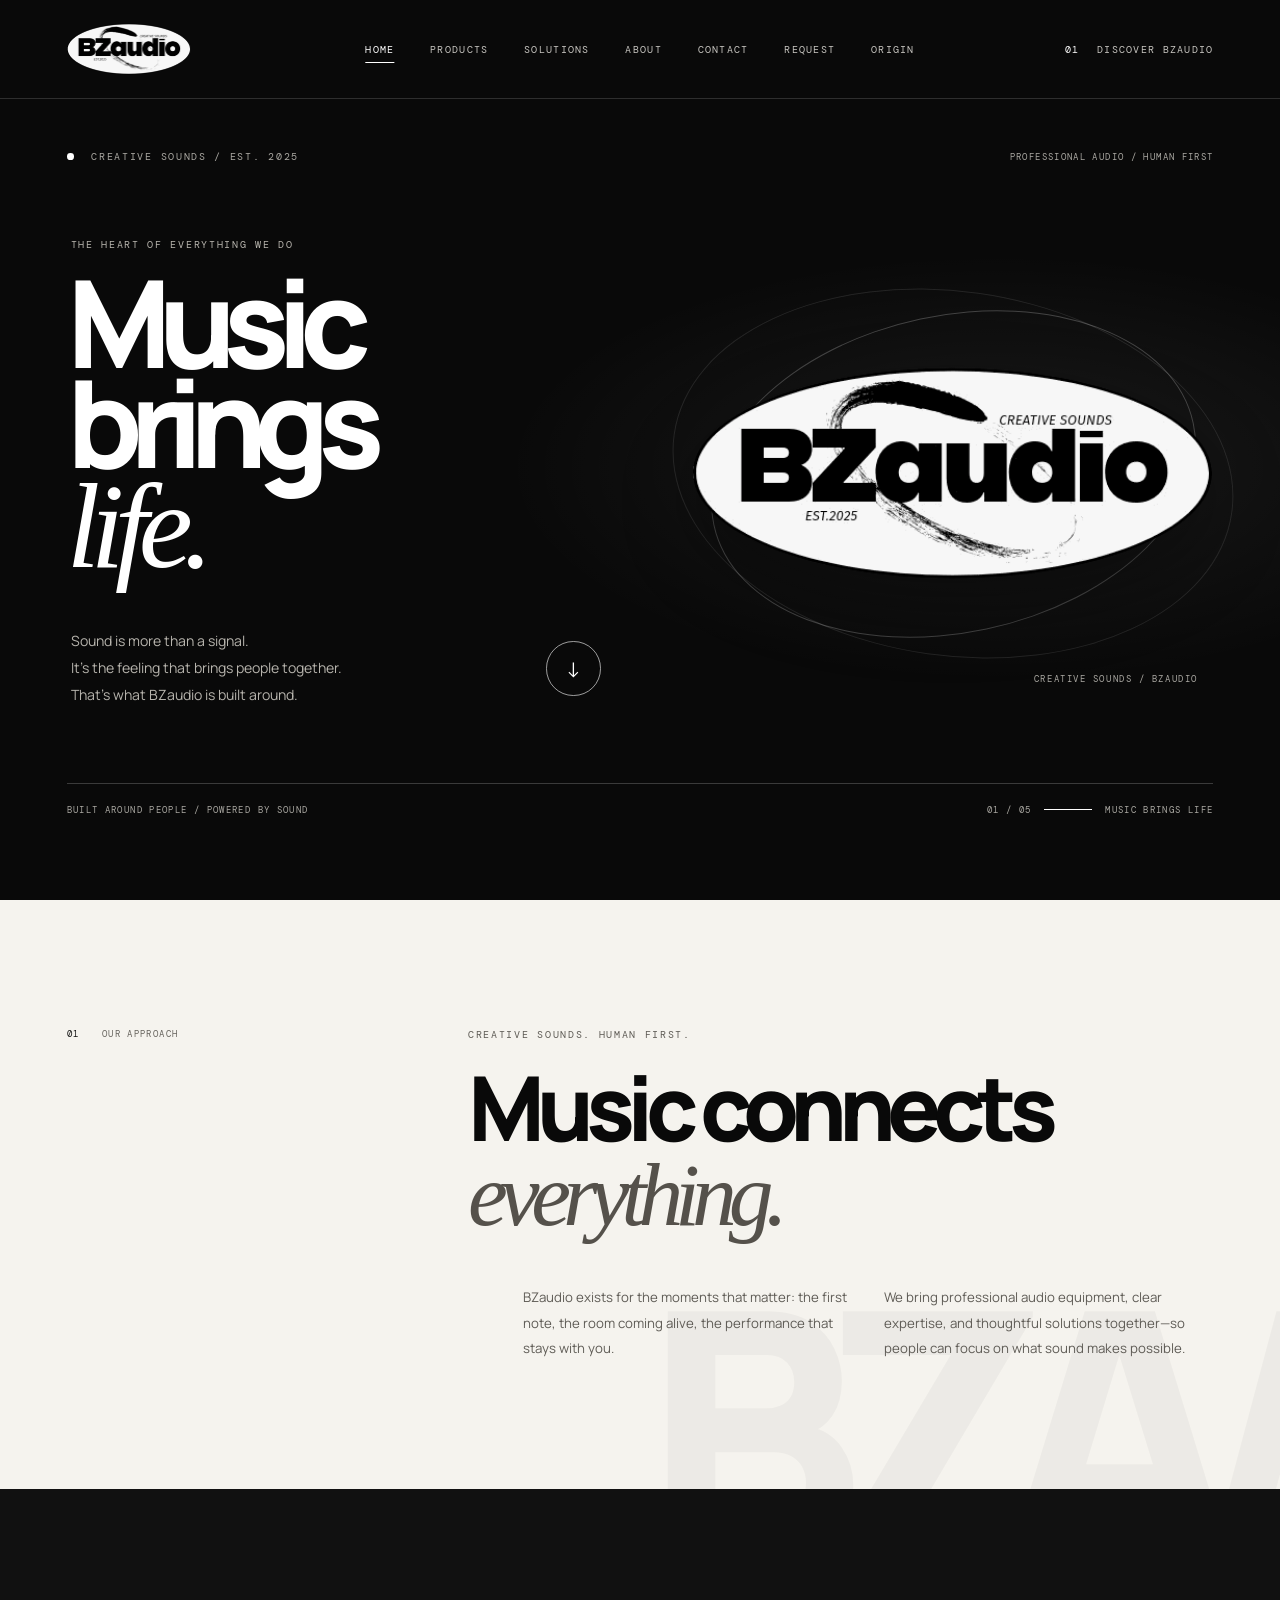
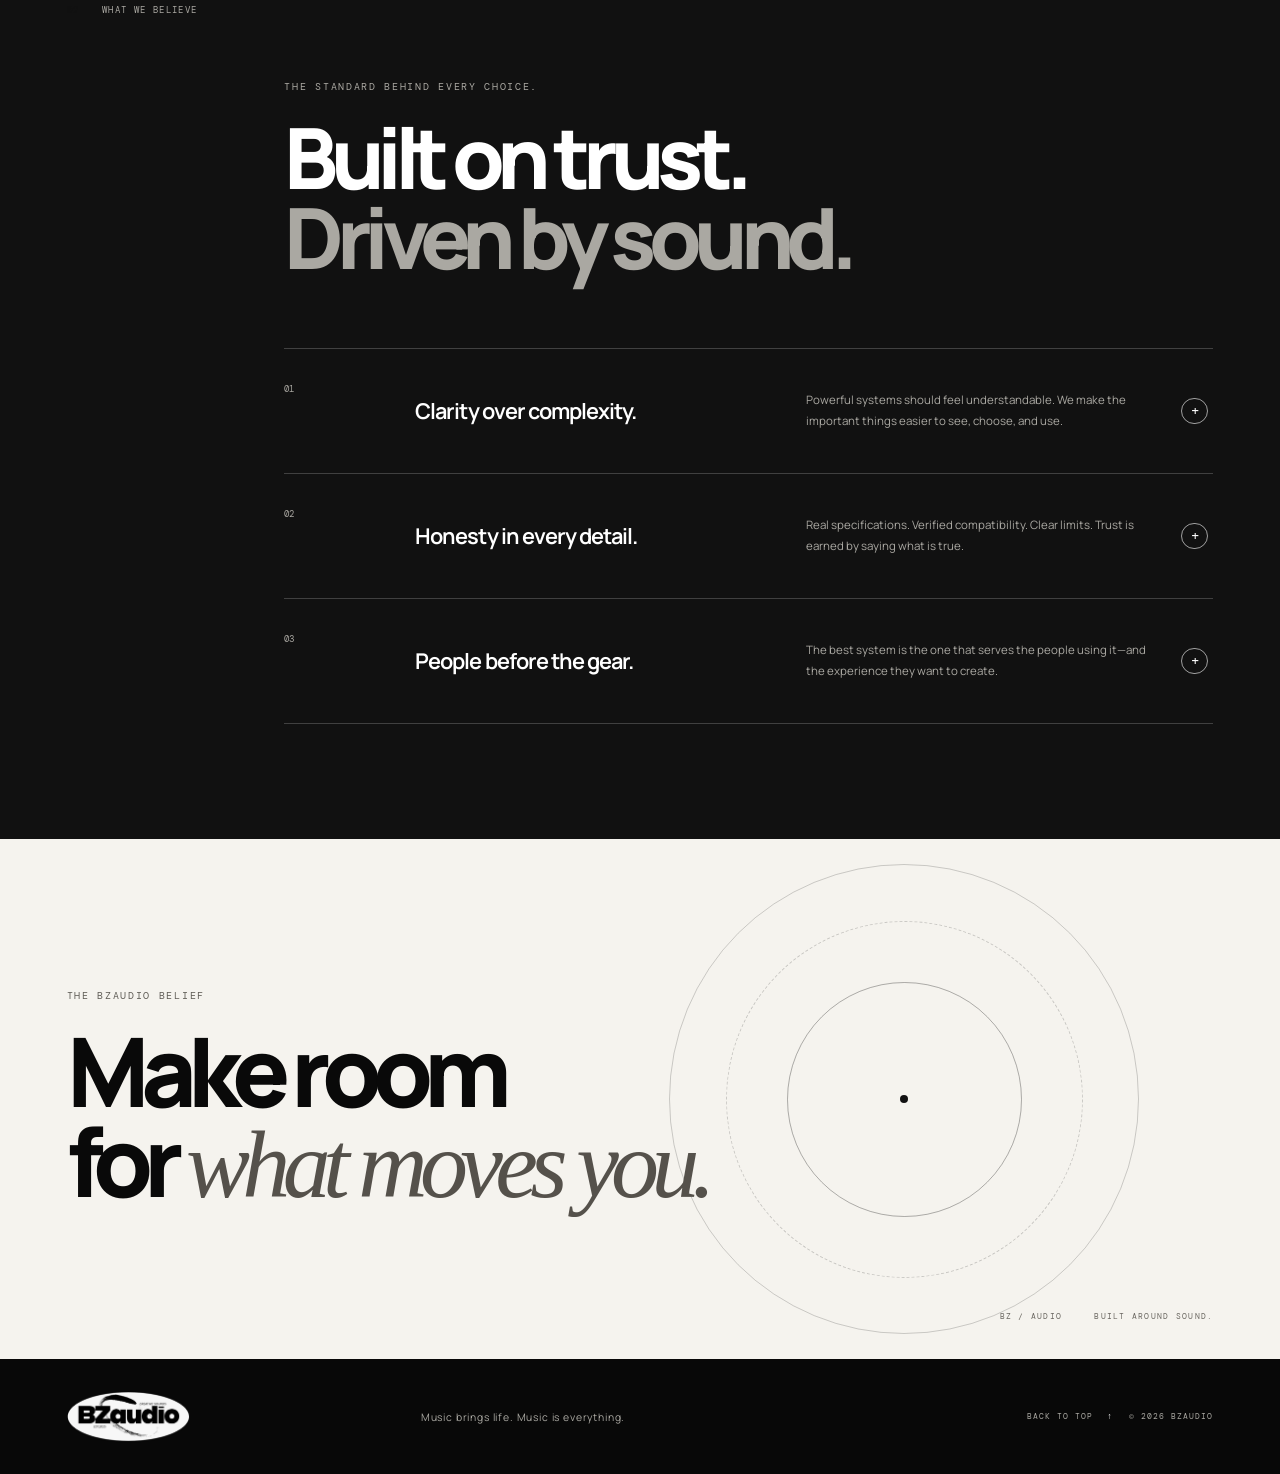
<file: index.html>
<!doctype html>
<html lang="en">
<head>
  <meta charset="utf-8">
  <meta name="viewport" content="width=device-width, initial-scale=1">
  <meta name="theme-color" content="#151614">
  <meta name="description" content="BZaudio brings professional audio equipment, expertise, and thoughtful solutions together. Music brings life. Music is everything.">
  <meta property="og:type" content="website">
  <meta property="og:title" content="BZaudio — Music brings life">
  <meta property="og:description" content="Professional audio, considered. Discover the BZaudio approach to sound, systems, and people.">
  <title>BZaudio — Music brings life</title>
  <link rel="preconnect" href="https://fonts.googleapis.com">
  <link rel="preconnect" href="https://fonts.gstatic.com" crossorigin>
  <link href="https://fonts.googleapis.com/css2?family=DM+Mono:wght@400;500&family=Manrope:wght@400;500;600;700;800&display=swap" rel="stylesheet">
  <link rel="stylesheet" href="styles.css">
  <script src="script.js" defer></script>
</head>
<body>
  <a class="skip-link" href="#main">Skip to content</a>
  <header class="site-header" id="home">
    <a class="wordmark" href="index.html" aria-label="BZaudio home"><img src="assets/bzaudio-logo.png" alt="BZaudio"></a>
    <button class="menu-toggle" type="button" aria-expanded="false" aria-controls="primary-navigation">
      <span class="menu-toggle-label">Menu</span>
      <span class="menu-toggle-icon" aria-hidden="true"><i></i><i></i></span>
    </button>
    <nav class="primary-navigation" id="primary-navigation" aria-label="Main navigation">
      <a href="index.html" aria-current="page">Home</a>
      <a href="products.html">Products</a>
      <a href="solutions.html">Solutions</a>
      <a href="about.html">About</a>
      <a href="contact.html">Contact</a><a href="request.html">Request</a>
      <a href="origin.html">ORIGIN</a>
    </nav>
    <a class="header-index" href="#approach"><span>01</span> Discover BZaudio</a>
  </header>

  <main id="main">
    <section class="hero hero-brand section-shell" aria-labelledby="hero-title">
      <div class="hero-meta" data-reveal><span class="eyebrow"><span class="status-dot"></span> CREATIVE SOUNDS / EST. 2025</span><span class="hero-edition">PROFESSIONAL AUDIO / HUMAN FIRST</span></div>
      <div class="hero-grid">
        <div class="hero-copy" data-reveal><p class="hero-kicker">THE HEART OF EVERYTHING WE DO</p><h1 id="hero-title">Music<br>brings<br><em>life.</em></h1><div class="hero-bottomline"><p>Sound is more than a signal.<br>It's the feeling that brings people together.<br>That's what BZaudio is built around.</p><a class="round-link" href="#approach" aria-label="Discover the BZaudio approach"><span aria-hidden="true">↓</span></a></div></div>
        <div class="hero-logo-stage" data-reveal><img src="assets/bzaudio-logo.png" alt="Official BZaudio Creative Sounds logo, established 2025"><span class="hero-logo-caption">CREATIVE SOUNDS / BZAUDIO</span></div>
      </div>
      <div class="hero-foot" data-reveal><span>BUILT AROUND PEOPLE / POWERED BY SOUND</span><span class="hero-foot-right">01 / 05 <i></i> MUSIC BRINGS LIFE</span></div>
    </section>

    <section class="intro section-shell" id="approach" aria-labelledby="approach-title">
      <div class="section-label" data-reveal><span>01</span><span>OUR APPROACH</span></div>
      <div class="intro-content" data-reveal>
        <p class="eyebrow">CREATIVE SOUNDS. HUMAN FIRST.</p>
        <h2 id="approach-title">Music connects<br><em>everything.</em></h2>
        <div class="intro-detail">
          <p>BZaudio exists for the moments that matter: the first note, the room coming alive, the performance that stays with you.</p>
          <p>We bring professional audio equipment, clear expertise, and thoughtful solutions together—so people can focus on what sound makes possible.</p>
        </div>
      </div>
      <div class="intro-mark" aria-hidden="true">BZA<span>/</span></div>
    </section>

    <section class="principles section-shell" id="standards" aria-labelledby="standards-title">
      <div class="section-label" data-reveal><span>02</span><span>WHAT WE BELIEVE</span></div>
      <div class="principles-heading" data-reveal>
        <p class="eyebrow">The standard behind every choice.</p>
        <h2 id="standards-title">Built on trust.<br><span>Driven by sound.</span></h2>
      </div>
      <div class="principle-list">
        <article class="principle-row" data-reveal>
          <span class="principle-number">01</span><h3>Clarity over complexity.</h3>
          <p>Powerful systems should feel understandable. We make the important things easier to see, choose, and use.</p>
          <span class="principle-mark" aria-hidden="true">+</span>
        </article>
        <article class="principle-row" data-reveal>
          <span class="principle-number">02</span><h3>Honesty in every detail.</h3>
          <p>Real specifications. Verified compatibility. Clear limits. Trust is earned by saying what is true.</p>
          <span class="principle-arrow" aria-hidden="true">+</span>
        </article>
        <article class="principle-row" data-reveal>
          <span class="principle-number">03</span><h3>People before the gear.</h3>
          <p>The best system is the one that serves the people using it—and the experience they want to create.</p>
          <span class="principle-arrow" aria-hidden="true">+</span>
        </article>
      </div>
    </section>

    <section class="closing section-shell" aria-labelledby="closing-title">
      <div class="closing-orbit" aria-hidden="true"><span></span><span></span><span></span></div>
      <div class="closing-copy" data-reveal>
        <p class="eyebrow">THE BZAUDIO BELIEF</p>
        <h2 id="closing-title">Make room<br>for <em>what moves you.</em></h2>
      </div>
      <div class="closing-index" data-reveal><span>BZ / AUDIO</span><span>BUILT AROUND SOUND.</span></div>
    </section>
  </main>

  <footer class="site-footer">
    <a class="footer-wordmark" href="index.html" aria-label="BZaudio home"><img src="assets/bzaudio-logo.png" alt="BZaudio"></a>
    <p>Music brings life. Music is everything.</p>
    <a class="back-to-top" href="#home">BACK TO TOP <span aria-hidden="true">↑</span></a>
    <span class="footer-copyright">© <span id="year">2026</span> BZAUDIO</span>
  </footer>
</body>
</html>
</file>
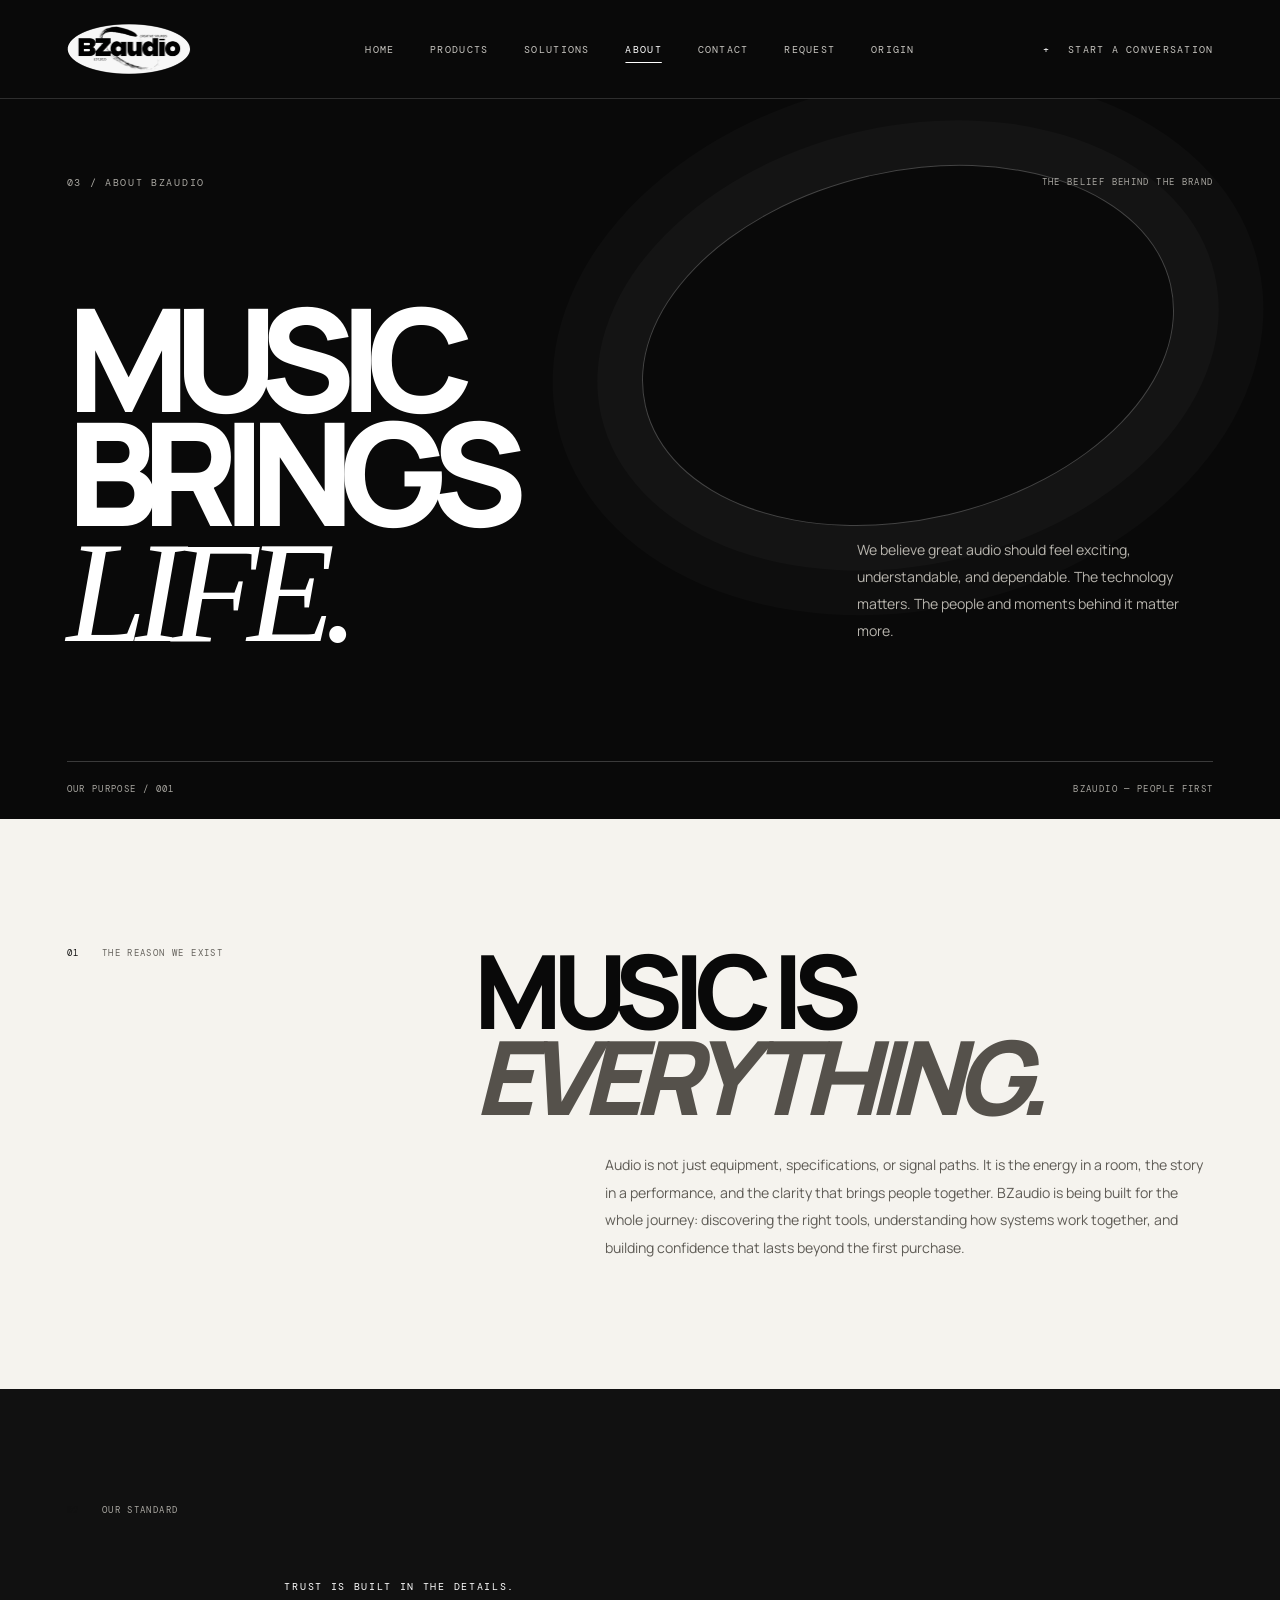
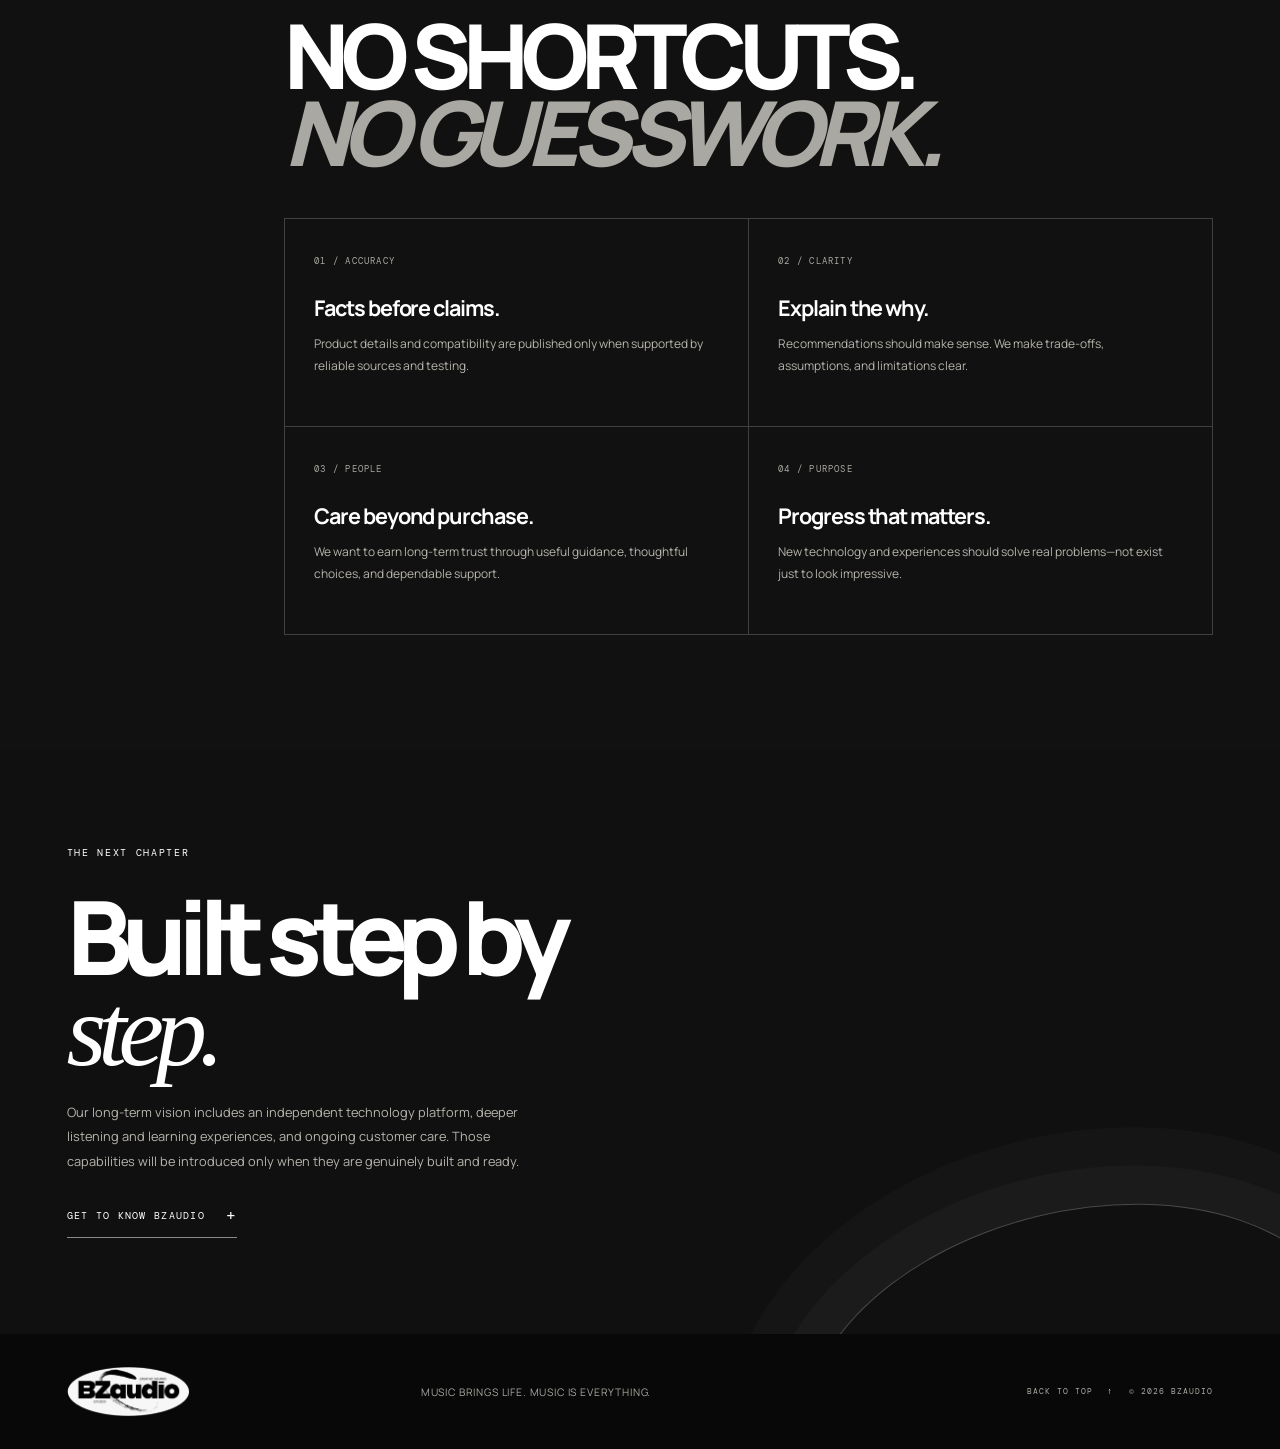
<file: about.html>
<!doctype html>
<html lang="en">
<head>
  <meta charset="utf-8">
  <meta name="viewport" content="width=device-width, initial-scale=1">
  <meta name="theme-color" content="#090909">
  <meta name="description" content="Learn about the BZaudio belief, company purpose, and the standards guiding a people-first professional audio company.">
  <meta property="og:title" content="About — BZaudio">
  <meta property="og:description" content="Music brings life. Music is everything.">
  <title>About — BZaudio</title>
  <link rel="preconnect" href="https://fonts.googleapis.com">
  <link rel="preconnect" href="https://fonts.gstatic.com" crossorigin>
  <link href="https://fonts.googleapis.com/css2?family=DM+Mono:wght@400;500&family=Manrope:wght@400;500;600;700;800&display=swap" rel="stylesheet">
  <link rel="stylesheet" href="styles.css">
  <script src="script.js" defer></script>
</head>
<body>
  <a class="skip-link" href="#main">Skip to content</a>
  <header class="site-header">
    <a class="wordmark" href="index.html" aria-label="BZaudio home"><img src="assets/bzaudio-logo.png" alt="BZaudio"></a>
    <button class="menu-toggle" type="button" aria-expanded="false" aria-controls="primary-navigation"><span class="menu-toggle-label">Menu</span><span class="menu-toggle-icon" aria-hidden="true"><i></i><i></i></span></button>
    <nav class="primary-navigation" id="primary-navigation" aria-label="Main navigation">
      <a href="index.html">Home</a><a href="products.html">Products</a><a href="solutions.html">Solutions</a><a href="about.html" aria-current="page">About</a><a href="contact.html">Contact</a><a href="request.html">Request</a>
      <a href="origin.html">ORIGIN</a>
    </nav>
    <a class="header-index" href="contact.html"><span>+</span> Start a conversation</a>
  </header>
  <main id="main">
    <section class="subpage-hero section-shell">
      <div class="subpage-meta" data-reveal><span class="eyebrow">03 / ABOUT BZAUDIO</span><span>THE BELIEF BEHIND THE BRAND</span></div>
      <div class="subpage-heading" data-reveal>
        <h1>MUSIC<br>BRINGS<br><em>LIFE.</em></h1>
        <p>We believe great audio should feel exciting, understandable, and dependable. The technology matters. The people and moments behind it matter more.</p>
      </div>
      <div class="subpage-foot"><span>OUR PURPOSE / 001</span><span>BZAUDIO — PEOPLE FIRST</span></div>
    </section>
    <section class="about-belief section-shell">
      <div class="section-label" data-reveal><span>01</span><span>THE REASON WE EXIST</span></div>
      <div class="about-belief-copy" data-reveal>
        <h2>MUSIC IS<br><em>EVERYTHING.</em></h2>
        <p>Audio is not just equipment, specifications, or signal paths. It is the energy in a room, the story in a performance, and the clarity that brings people together. BZaudio is being built for the whole journey: discovering the right tools, understanding how systems work together, and building confidence that lasts beyond the first purchase.</p>
      </div>
    </section>
    <section class="about-standards section-shell">
      <div class="section-label" data-reveal><span>02</span><span>OUR STANDARD</span></div>
      <div class="about-standards-heading" data-reveal><p class="eyebrow">Trust is built in the details.</p><h2>NO SHORTCUTS.<br><em>NO GUESSWORK.</em></h2></div>
      <div class="standard-grid">
        <article data-reveal><span>01 / ACCURACY</span><h3>Facts before claims.</h3><p>Product details and compatibility are published only when supported by reliable sources and testing.</p></article>
        <article data-reveal><span>02 / CLARITY</span><h3>Explain the why.</h3><p>Recommendations should make sense. We make trade-offs, assumptions, and limitations clear.</p></article>
        <article data-reveal><span>03 / PEOPLE</span><h3>Care beyond purchase.</h3><p>We want to earn long-term trust through useful guidance, thoughtful choices, and dependable support.</p></article>
        <article data-reveal><span>04 / PURPOSE</span><h3>Progress that matters.</h3><p>New technology and experiences should solve real problems—not exist just to look impressive.</p></article>
      </div>
    </section>
    <section class="subpage-cta section-shell" data-reveal>
      <p class="eyebrow">THE NEXT CHAPTER</p><h2>Built step by<br><em>step.</em></h2><p class="cta-description">Our long-term vision includes an independent technology platform, deeper listening and learning experiences, and ongoing customer care. Those capabilities will be introduced only when they are genuinely built and ready.</p><a class="cta-link" href="contact.html">Get to know BZaudio <span>+</span></a>
    </section>
  </main>
  <footer class="site-footer"><a class="footer-wordmark" href="index.html" aria-label="BZaudio home"><img src="assets/bzaudio-logo.png" alt="BZaudio"></a><p>MUSIC BRINGS LIFE. MUSIC IS EVERYTHING.</p><a class="back-to-top" href="#main">BACK TO TOP <span>↑</span></a><span class="footer-copyright">© <span id="year">2026</span> BZAUDIO</span></footer>
</body>
</html>
</file>
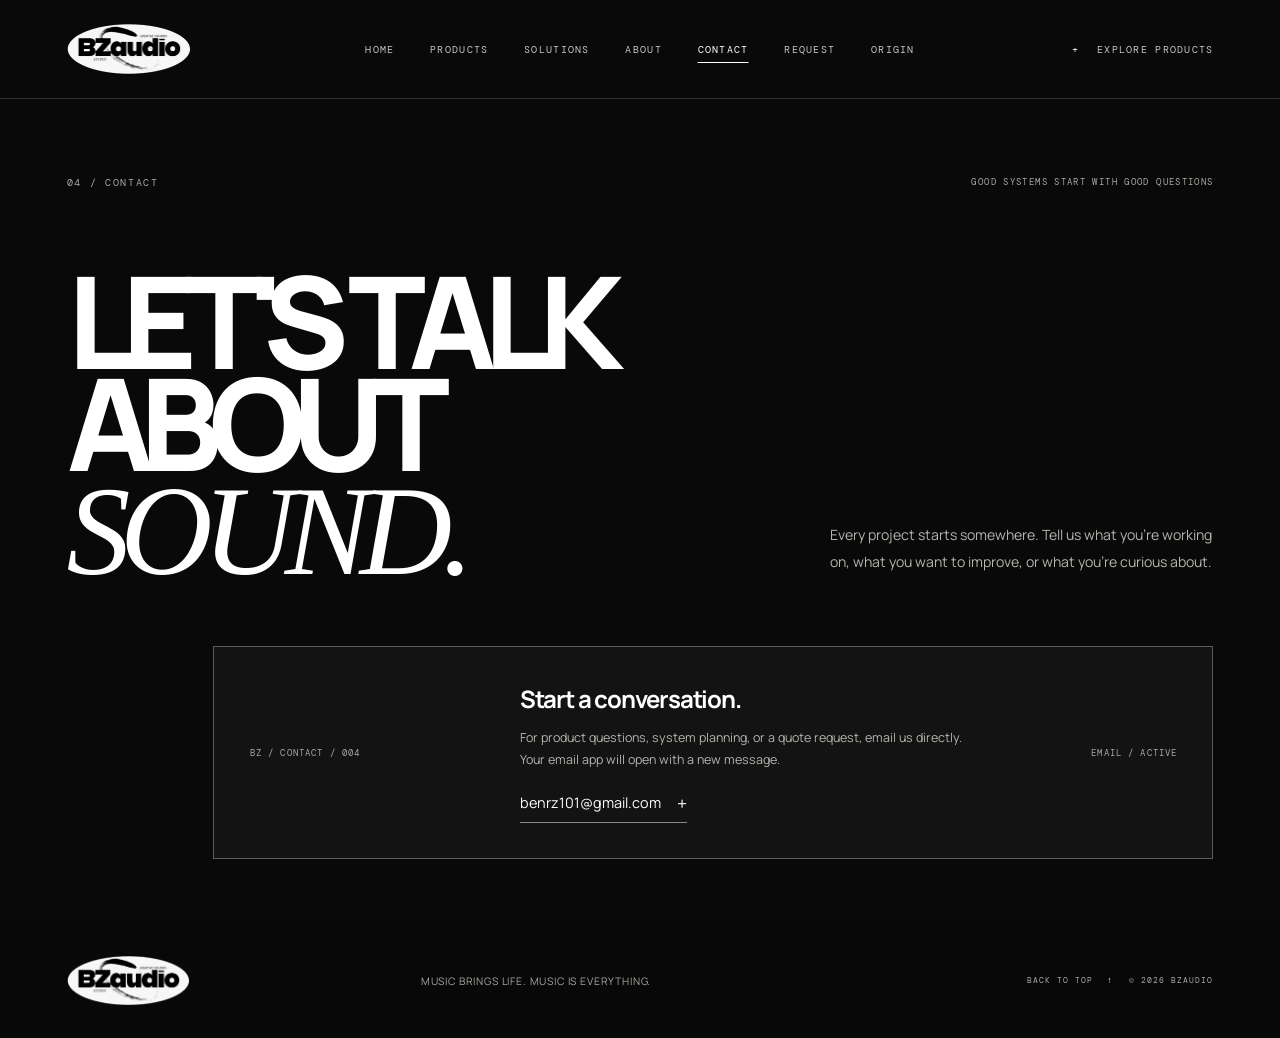
<file: contact.html>
<!doctype html>
<html lang="en">
<head>
  <meta charset="utf-8">
  <meta name="viewport" content="width=device-width, initial-scale=1">
  <meta name="theme-color" content="#090909">
  <meta name="description" content="Contact BZaudio. Contact BZaudio by email at benrz101@gmail.com.">
  <meta property="og:title" content="Contact — BZaudio">
  <meta property="og:description" content="Start a conversation about your audio needs.">
  <title>Contact — BZaudio</title>
  <link rel="preconnect" href="https://fonts.googleapis.com">
  <link rel="preconnect" href="https://fonts.gstatic.com" crossorigin>
  <link href="https://fonts.googleapis.com/css2?family=DM+Mono:wght@400;500&family=Manrope:wght@400;500;600;700;800&display=swap" rel="stylesheet">
  <link rel="stylesheet" href="styles.css">
  <script src="script.js" defer></script>
</head>
<body>
  <a class="skip-link" href="#main">Skip to content</a>
  <header class="site-header">
    <a class="wordmark" href="index.html" aria-label="BZaudio home"><img src="assets/bzaudio-logo.png" alt="BZaudio"></a>
    <button class="menu-toggle" type="button" aria-expanded="false" aria-controls="primary-navigation"><span class="menu-toggle-label">Menu</span><span class="menu-toggle-icon" aria-hidden="true"><i></i><i></i></span></button>
    <nav class="primary-navigation" id="primary-navigation" aria-label="Main navigation">
      <a href="index.html">Home</a><a href="products.html">Products</a><a href="solutions.html">Solutions</a><a href="about.html">About</a><a href="contact.html" aria-current="page">Contact</a><a href="request.html">Request</a>
      <a href="origin.html">ORIGIN</a>
    </nav>
    <a class="header-index" href="products.html"><span>+</span> Explore products</a>
  </header>
  <main id="main">
    <section class="contact-hero section-shell">
      <div class="subpage-meta" data-reveal><span class="eyebrow">04 / CONTACT</span><span>GOOD SYSTEMS START WITH GOOD QUESTIONS</span></div>
      <div class="contact-heading" data-reveal><h1>LET'S TALK<br>ABOUT <em>SOUND.</em></h1><p>Every project starts somewhere. Tell us what you're working on, what you want to improve, or what you're curious about.</p></div>
      <div class="contact-panel" data-reveal>
        <span class="contact-panel-index">BZ / CONTACT / 004</span>
        <div><h2>Start a conversation.</h2><p>For product questions, system planning, or a quote request, email us directly. Your email app will open with a new message.</p><a class="text-link" href="mailto:benrz101@gmail.com?subject=BZaudio%20inquiry">benrz101@gmail.com <span aria-hidden="true">+</span></a></div>
        <span class="contact-panel-status">EMAIL / ACTIVE</span>
      </div>
    </section>
  </main>
  <footer class="site-footer"><a class="footer-wordmark" href="index.html" aria-label="BZaudio home"><img src="assets/bzaudio-logo.png" alt="BZaudio"></a><p>MUSIC BRINGS LIFE. MUSIC IS EVERYTHING.</p><a class="back-to-top" href="#main">BACK TO TOP <span>↑</span></a><span class="footer-copyright">© <span id="year">2026</span> BZAUDIO</span></footer>
</body>
</html>
</file>
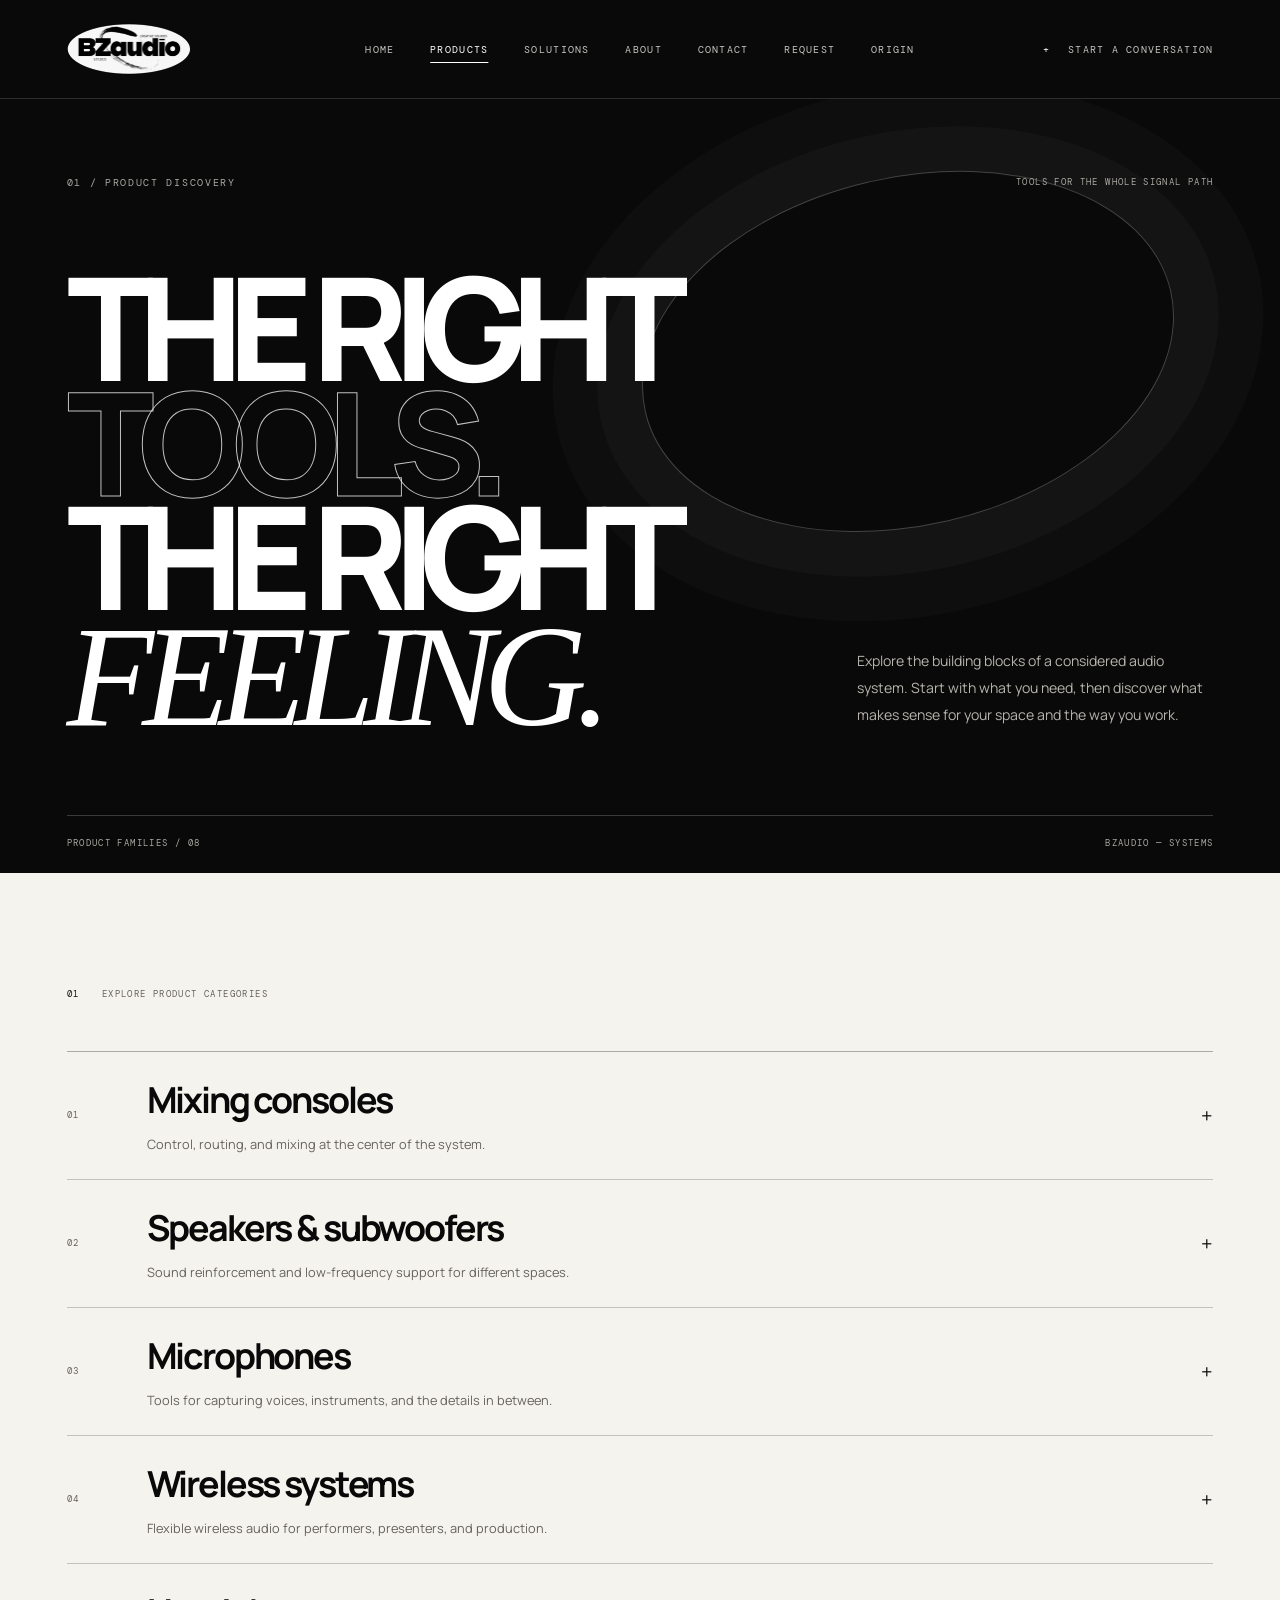
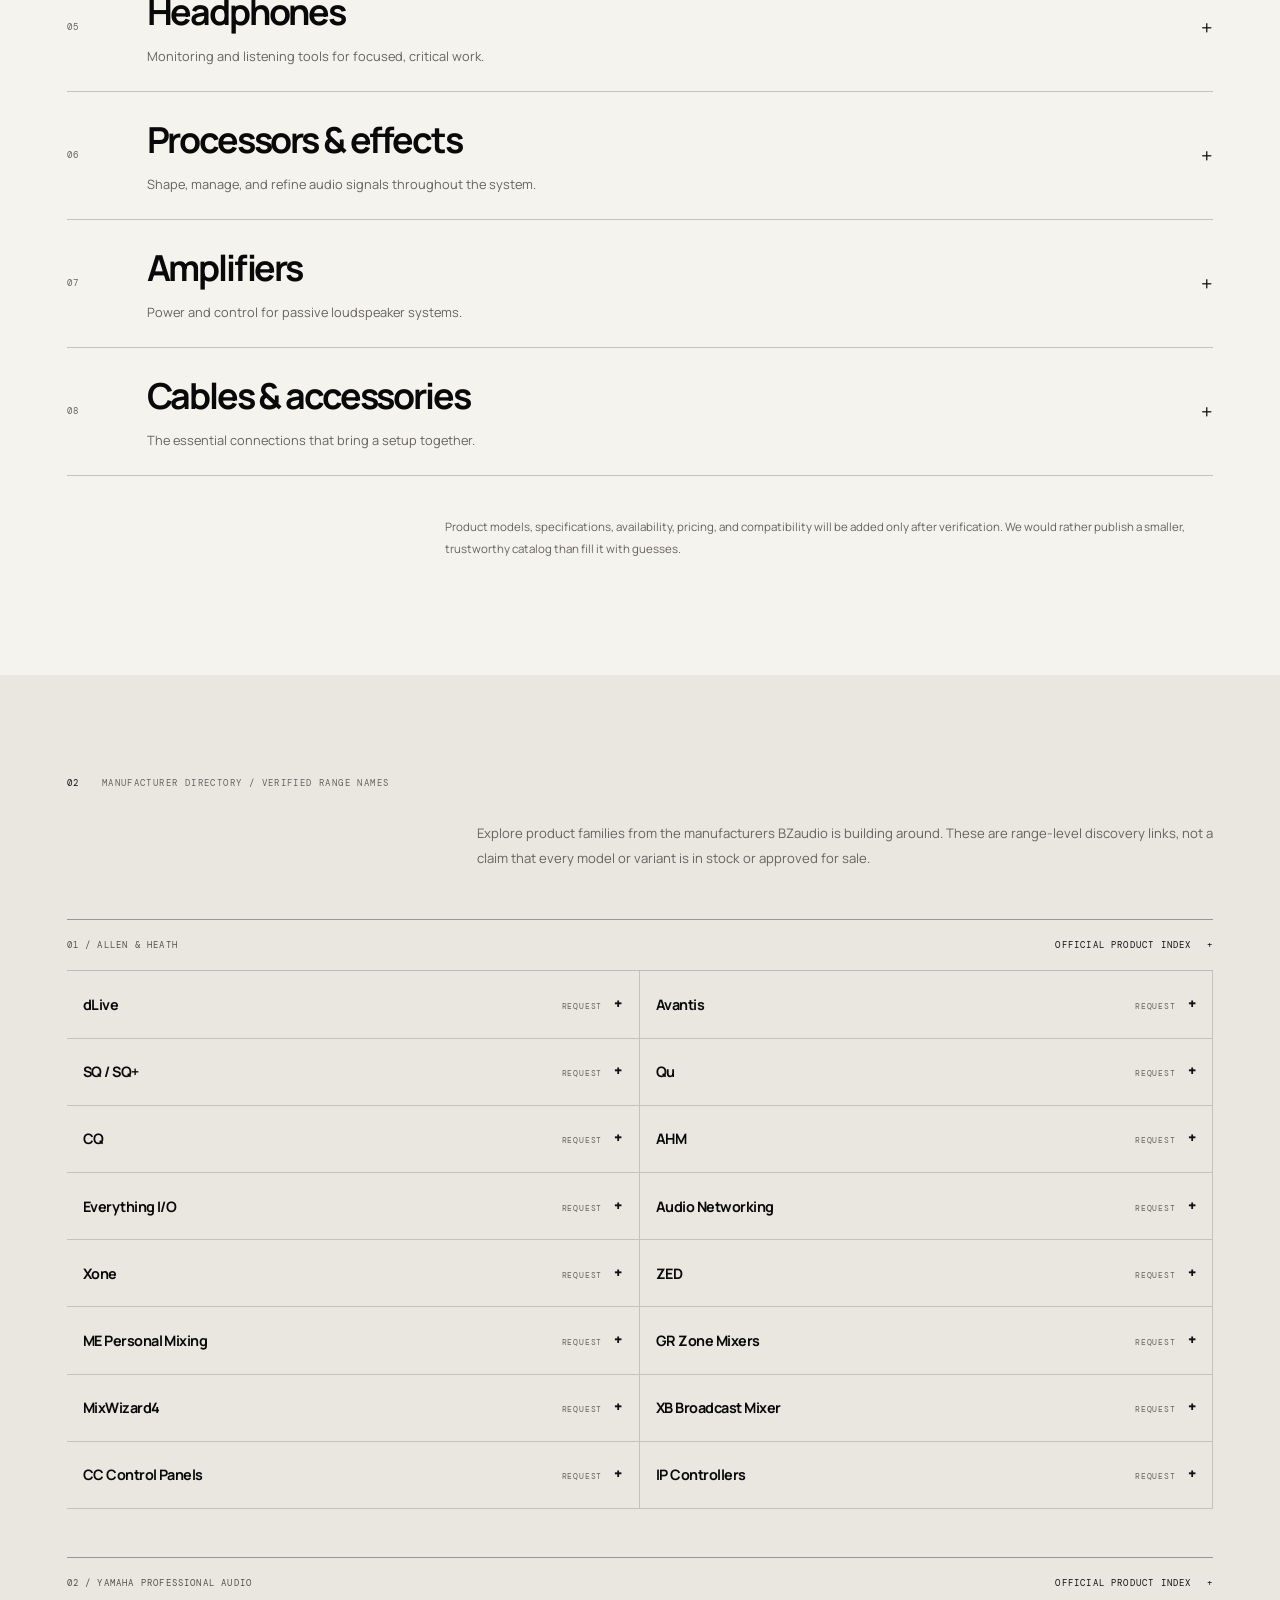
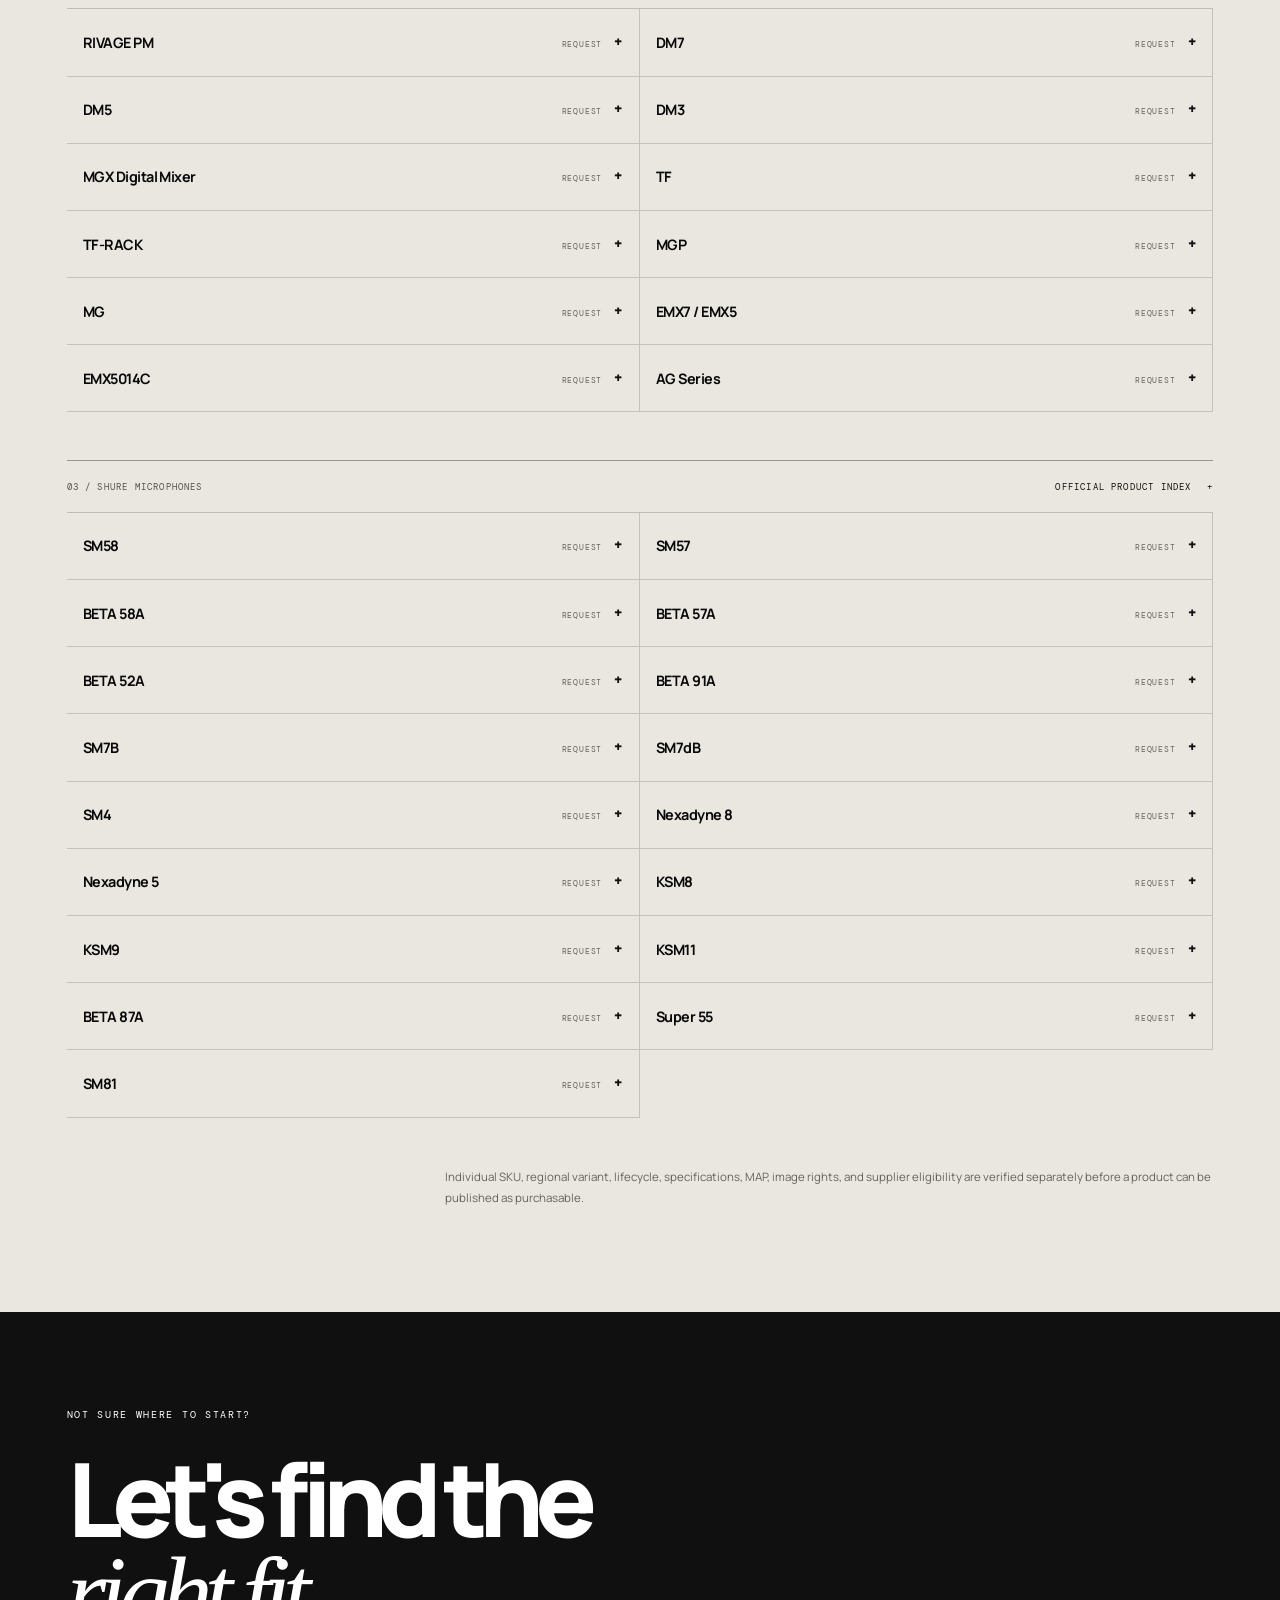
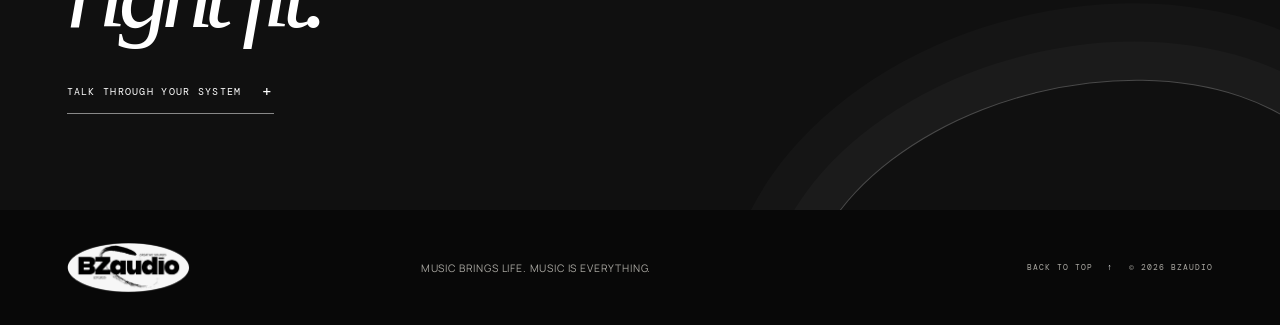
<file: products.html>
<!doctype html>
<html lang="en">
<head>
  <meta charset="utf-8">
  <meta name="viewport" content="width=device-width, initial-scale=1">
  <meta name="theme-color" content="#090909">
  <meta name="description" content="Explore BZaudio's professional audio product categories, from mixing consoles and loudspeakers to microphones, processors, and accessories.">
  <meta property="og:title" content="Products — BZaudio">
  <meta property="og:description" content="Professional audio tools, thoughtfully considered.">
  <title>Products — BZaudio</title>
  <link rel="preconnect" href="https://fonts.googleapis.com">
  <link rel="preconnect" href="https://fonts.gstatic.com" crossorigin>
  <link href="https://fonts.googleapis.com/css2?family=DM+Mono:wght@400;500&family=Manrope:wght@400;500;600;700;800&display=swap" rel="stylesheet">
  <link rel="stylesheet" href="styles.css">
  <script src="script.js" defer></script>
</head>
<body>
  <a class="skip-link" href="#main">Skip to content</a>
  <header class="site-header">
    <a class="wordmark" href="index.html" aria-label="BZaudio home"><img src="assets/bzaudio-logo.png" alt="BZaudio"></a>
    <button class="menu-toggle" type="button" aria-expanded="false" aria-controls="primary-navigation"><span class="menu-toggle-label">Menu</span><span class="menu-toggle-icon" aria-hidden="true"><i></i><i></i></span></button>
    <nav class="primary-navigation" id="primary-navigation" aria-label="Main navigation">
      <a href="index.html">Home</a><a href="products.html" aria-current="page">Products</a><a href="solutions.html">Solutions</a><a href="about.html">About</a><a href="contact.html">Contact</a><a href="request.html">Request</a>
      <a href="origin.html">ORIGIN</a>
    </nav>
    <a class="header-index" href="contact.html"><span>+</span> Start a conversation</a>
  </header>
  <main id="main">
    <section class="subpage-hero section-shell">
      <div class="subpage-meta" data-reveal><span class="eyebrow">01 / PRODUCT DISCOVERY</span><span>TOOLS FOR THE WHOLE SIGNAL PATH</span></div>
      <div class="subpage-heading" data-reveal>
        <h1>THE RIGHT<br><span class="outline-heading">TOOLS.</span><br>THE RIGHT<br><em>FEELING.</em></h1>
        <p>Explore the building blocks of a considered audio system. Start with what you need, then discover what makes sense for your space and the way you work.</p>
      </div>
      <div class="subpage-foot"><span>PRODUCT FAMILIES / 08</span><span>BZAUDIO — SYSTEMS</span></div>
    </section>
    <section class="catalog section-shell">
      <div class="section-label" data-reveal><span>01</span><span>EXPLORE PRODUCT CATEGORIES</span></div>
      <div class="catalog-list">
        <a class="catalog-row" href="request.html?category=mixing-consoles" data-reveal><span class="catalog-number">01</span><div><h2>Mixing consoles</h2><p>Control, routing, and mixing at the center of the system.</p></div><span class="catalog-mark">+</span></a>
        <a class="catalog-row" href="request.html?category=speakers-subwoofers" data-reveal><span class="catalog-number">02</span><div><h2>Speakers &amp; subwoofers</h2><p>Sound reinforcement and low-frequency support for different spaces.</p></div><span class="catalog-mark">+</span></a>
        <a class="catalog-row" href="request.html?category=microphones" data-reveal><span class="catalog-number">03</span><div><h2>Microphones</h2><p>Tools for capturing voices, instruments, and the details in between.</p></div><span class="catalog-mark">+</span></a>
        <a class="catalog-row" href="request.html?category=wireless-systems" data-reveal><span class="catalog-number">04</span><div><h2>Wireless systems</h2><p>Flexible wireless audio for performers, presenters, and production.</p></div><span class="catalog-mark">+</span></a>
        <a class="catalog-row" href="request.html?category=headphones" data-reveal><span class="catalog-number">05</span><div><h2>Headphones</h2><p>Monitoring and listening tools for focused, critical work.</p></div><span class="catalog-mark">+</span></a>
        <a class="catalog-row" href="request.html?category=processors-effects" data-reveal><span class="catalog-number">06</span><div><h2>Processors &amp; effects</h2><p>Shape, manage, and refine audio signals throughout the system.</p></div><span class="catalog-mark">+</span></a>
        <a class="catalog-row" href="request.html?category=amplifiers" data-reveal><span class="catalog-number">07</span><div><h2>Amplifiers</h2><p>Power and control for passive loudspeaker systems.</p></div><span class="catalog-mark">+</span></a>
        <a class="catalog-row" href="request.html?category=cables-accessories" data-reveal><span class="catalog-number">08</span><div><h2>Cables &amp; accessories</h2><p>The essential connections that bring a setup together.</p></div><span class="catalog-mark">+</span></a>
      </div>
      <p class="catalog-disclaimer" data-reveal>Product models, specifications, availability, pricing, and compatibility will be added only after verification. We would rather publish a smaller, trustworthy catalog than fill it with guesses.</p>
    </section>

    <section class="manufacturer-catalog section-shell" id="manufacturers">
      <div class="section-label"><span>02</span><span>MANUFACTURER DIRECTORY / VERIFIED RANGE NAMES</span></div>
      <p class="manufacturer-intro">Explore product families from the manufacturers BZaudio is building around. These are range-level discovery links, not a claim that every model or variant is in stock or approved for sale.</p>
      <article class="manufacturer-block"><header><span>01 / ALLEN & HEATH</span><a href="https://www.allen-heath.com/hardware/" target="_blank" rel="noopener noreferrer">OFFICIAL PRODUCT INDEX <span aria-hidden="true">+</span></a></header><div class="manufacturer-items"><a href="request.html?manufacturer=Allen%20%26%20Heath&product=dLive"><span>dLive</span><small>REQUEST <b aria-hidden="true">+</b></small></a><a href="request.html?manufacturer=Allen%20%26%20Heath&product=Avantis"><span>Avantis</span><small>REQUEST <b aria-hidden="true">+</b></small></a><a href="request.html?manufacturer=Allen%20%26%20Heath&product=SQ%20%2F%20SQ%2B"><span>SQ / SQ+</span><small>REQUEST <b aria-hidden="true">+</b></small></a><a href="request.html?manufacturer=Allen%20%26%20Heath&product=Qu"><span>Qu</span><small>REQUEST <b aria-hidden="true">+</b></small></a><a href="request.html?manufacturer=Allen%20%26%20Heath&product=CQ"><span>CQ</span><small>REQUEST <b aria-hidden="true">+</b></small></a><a href="request.html?manufacturer=Allen%20%26%20Heath&product=AHM"><span>AHM</span><small>REQUEST <b aria-hidden="true">+</b></small></a><a href="request.html?manufacturer=Allen%20%26%20Heath&product=Everything%20I%2FO"><span>Everything I/O</span><small>REQUEST <b aria-hidden="true">+</b></small></a><a href="request.html?manufacturer=Allen%20%26%20Heath&product=Audio%20Networking"><span>Audio Networking</span><small>REQUEST <b aria-hidden="true">+</b></small></a><a href="request.html?manufacturer=Allen%20%26%20Heath&product=Xone"><span>Xone</span><small>REQUEST <b aria-hidden="true">+</b></small></a><a href="request.html?manufacturer=Allen%20%26%20Heath&product=ZED"><span>ZED</span><small>REQUEST <b aria-hidden="true">+</b></small></a><a href="request.html?manufacturer=Allen%20%26%20Heath&product=ME%20Personal%20Mixing"><span>ME Personal Mixing</span><small>REQUEST <b aria-hidden="true">+</b></small></a><a href="request.html?manufacturer=Allen%20%26%20Heath&product=GR%20Zone%20Mixers"><span>GR Zone Mixers</span><small>REQUEST <b aria-hidden="true">+</b></small></a><a href="request.html?manufacturer=Allen%20%26%20Heath&product=MixWizard4"><span>MixWizard4</span><small>REQUEST <b aria-hidden="true">+</b></small></a><a href="request.html?manufacturer=Allen%20%26%20Heath&product=XB%20Broadcast%20Mixer"><span>XB Broadcast Mixer</span><small>REQUEST <b aria-hidden="true">+</b></small></a><a href="request.html?manufacturer=Allen%20%26%20Heath&product=CC%20Control%20Panels"><span>CC Control Panels</span><small>REQUEST <b aria-hidden="true">+</b></small></a><a href="request.html?manufacturer=Allen%20%26%20Heath&product=IP%20Controllers"><span>IP Controllers</span><small>REQUEST <b aria-hidden="true">+</b></small></a></div></article><article class="manufacturer-block"><header><span>02 / YAMAHA PROFESSIONAL AUDIO</span><a href="https://usa.yamaha.com/business/audio/products/mixers/" target="_blank" rel="noopener noreferrer">OFFICIAL PRODUCT INDEX <span aria-hidden="true">+</span></a></header><div class="manufacturer-items"><a href="request.html?manufacturer=Yamaha&product=RIVAGE%20PM"><span>RIVAGE PM</span><small>REQUEST <b aria-hidden="true">+</b></small></a><a href="request.html?manufacturer=Yamaha&product=DM7"><span>DM7</span><small>REQUEST <b aria-hidden="true">+</b></small></a><a href="request.html?manufacturer=Yamaha&product=DM5"><span>DM5</span><small>REQUEST <b aria-hidden="true">+</b></small></a><a href="request.html?manufacturer=Yamaha&product=DM3"><span>DM3</span><small>REQUEST <b aria-hidden="true">+</b></small></a><a href="request.html?manufacturer=Yamaha&product=MGX%20Digital%20Mixer"><span>MGX Digital Mixer</span><small>REQUEST <b aria-hidden="true">+</b></small></a><a href="request.html?manufacturer=Yamaha&product=TF"><span>TF</span><small>REQUEST <b aria-hidden="true">+</b></small></a><a href="request.html?manufacturer=Yamaha&product=TF-RACK"><span>TF-RACK</span><small>REQUEST <b aria-hidden="true">+</b></small></a><a href="request.html?manufacturer=Yamaha&product=MGP"><span>MGP</span><small>REQUEST <b aria-hidden="true">+</b></small></a><a href="request.html?manufacturer=Yamaha&product=MG"><span>MG</span><small>REQUEST <b aria-hidden="true">+</b></small></a><a href="request.html?manufacturer=Yamaha&product=EMX7%20%2F%20EMX5"><span>EMX7 / EMX5</span><small>REQUEST <b aria-hidden="true">+</b></small></a><a href="request.html?manufacturer=Yamaha&product=EMX5014C"><span>EMX5014C</span><small>REQUEST <b aria-hidden="true">+</b></small></a><a href="request.html?manufacturer=Yamaha&product=AG%20Series"><span>AG Series</span><small>REQUEST <b aria-hidden="true">+</b></small></a></div></article><article class="manufacturer-block"><header><span>03 / SHURE MICROPHONES</span><a href="https://www.shure.com/en-US/products/microphones" target="_blank" rel="noopener noreferrer">OFFICIAL PRODUCT INDEX <span aria-hidden="true">+</span></a></header><div class="manufacturer-items"><a href="request.html?manufacturer=Shure&product=SM58"><span>SM58</span><small>REQUEST <b aria-hidden="true">+</b></small></a><a href="request.html?manufacturer=Shure&product=SM57"><span>SM57</span><small>REQUEST <b aria-hidden="true">+</b></small></a><a href="request.html?manufacturer=Shure&product=BETA%2058A"><span>BETA 58A</span><small>REQUEST <b aria-hidden="true">+</b></small></a><a href="request.html?manufacturer=Shure&product=BETA%2057A"><span>BETA 57A</span><small>REQUEST <b aria-hidden="true">+</b></small></a><a href="request.html?manufacturer=Shure&product=BETA%2052A"><span>BETA 52A</span><small>REQUEST <b aria-hidden="true">+</b></small></a><a href="request.html?manufacturer=Shure&product=BETA%2091A"><span>BETA 91A</span><small>REQUEST <b aria-hidden="true">+</b></small></a><a href="request.html?manufacturer=Shure&product=SM7B"><span>SM7B</span><small>REQUEST <b aria-hidden="true">+</b></small></a><a href="request.html?manufacturer=Shure&product=SM7dB"><span>SM7dB</span><small>REQUEST <b aria-hidden="true">+</b></small></a><a href="request.html?manufacturer=Shure&product=SM4"><span>SM4</span><small>REQUEST <b aria-hidden="true">+</b></small></a><a href="request.html?manufacturer=Shure&product=Nexadyne%208"><span>Nexadyne 8</span><small>REQUEST <b aria-hidden="true">+</b></small></a><a href="request.html?manufacturer=Shure&product=Nexadyne%205"><span>Nexadyne 5</span><small>REQUEST <b aria-hidden="true">+</b></small></a><a href="request.html?manufacturer=Shure&product=KSM8"><span>KSM8</span><small>REQUEST <b aria-hidden="true">+</b></small></a><a href="request.html?manufacturer=Shure&product=KSM9"><span>KSM9</span><small>REQUEST <b aria-hidden="true">+</b></small></a><a href="request.html?manufacturer=Shure&product=KSM11"><span>KSM11</span><small>REQUEST <b aria-hidden="true">+</b></small></a><a href="request.html?manufacturer=Shure&product=BETA%2087A"><span>BETA 87A</span><small>REQUEST <b aria-hidden="true">+</b></small></a><a href="request.html?manufacturer=Shure&product=Super%2055"><span>Super 55</span><small>REQUEST <b aria-hidden="true">+</b></small></a><a href="request.html?manufacturer=Shure&product=SM81"><span>SM81</span><small>REQUEST <b aria-hidden="true">+</b></small></a></div></article>
      <p class="catalog-disclaimer">Individual SKU, regional variant, lifecycle, specifications, MAP, image rights, and supplier eligibility are verified separately before a product can be published as purchasable.</p>
    </section>
    <section class="subpage-cta section-shell" data-reveal>
      <p class="eyebrow">NOT SURE WHERE TO START?</p>
      <h2>Let's find the<br><em>right fit.</em></h2>
      <a class="cta-link" href="contact.html">Talk through your system <span>+</span></a>
    </section>
  </main>
  <footer class="site-footer"><a class="footer-wordmark" href="index.html" aria-label="BZaudio home"><img src="assets/bzaudio-logo.png" alt="BZaudio"></a><p>MUSIC BRINGS LIFE. MUSIC IS EVERYTHING.</p><a class="back-to-top" href="#main">BACK TO TOP <span>↑</span></a><span class="footer-copyright">© <span id="year">2026</span> BZAUDIO</span></footer>
</body>
</html>
</file>
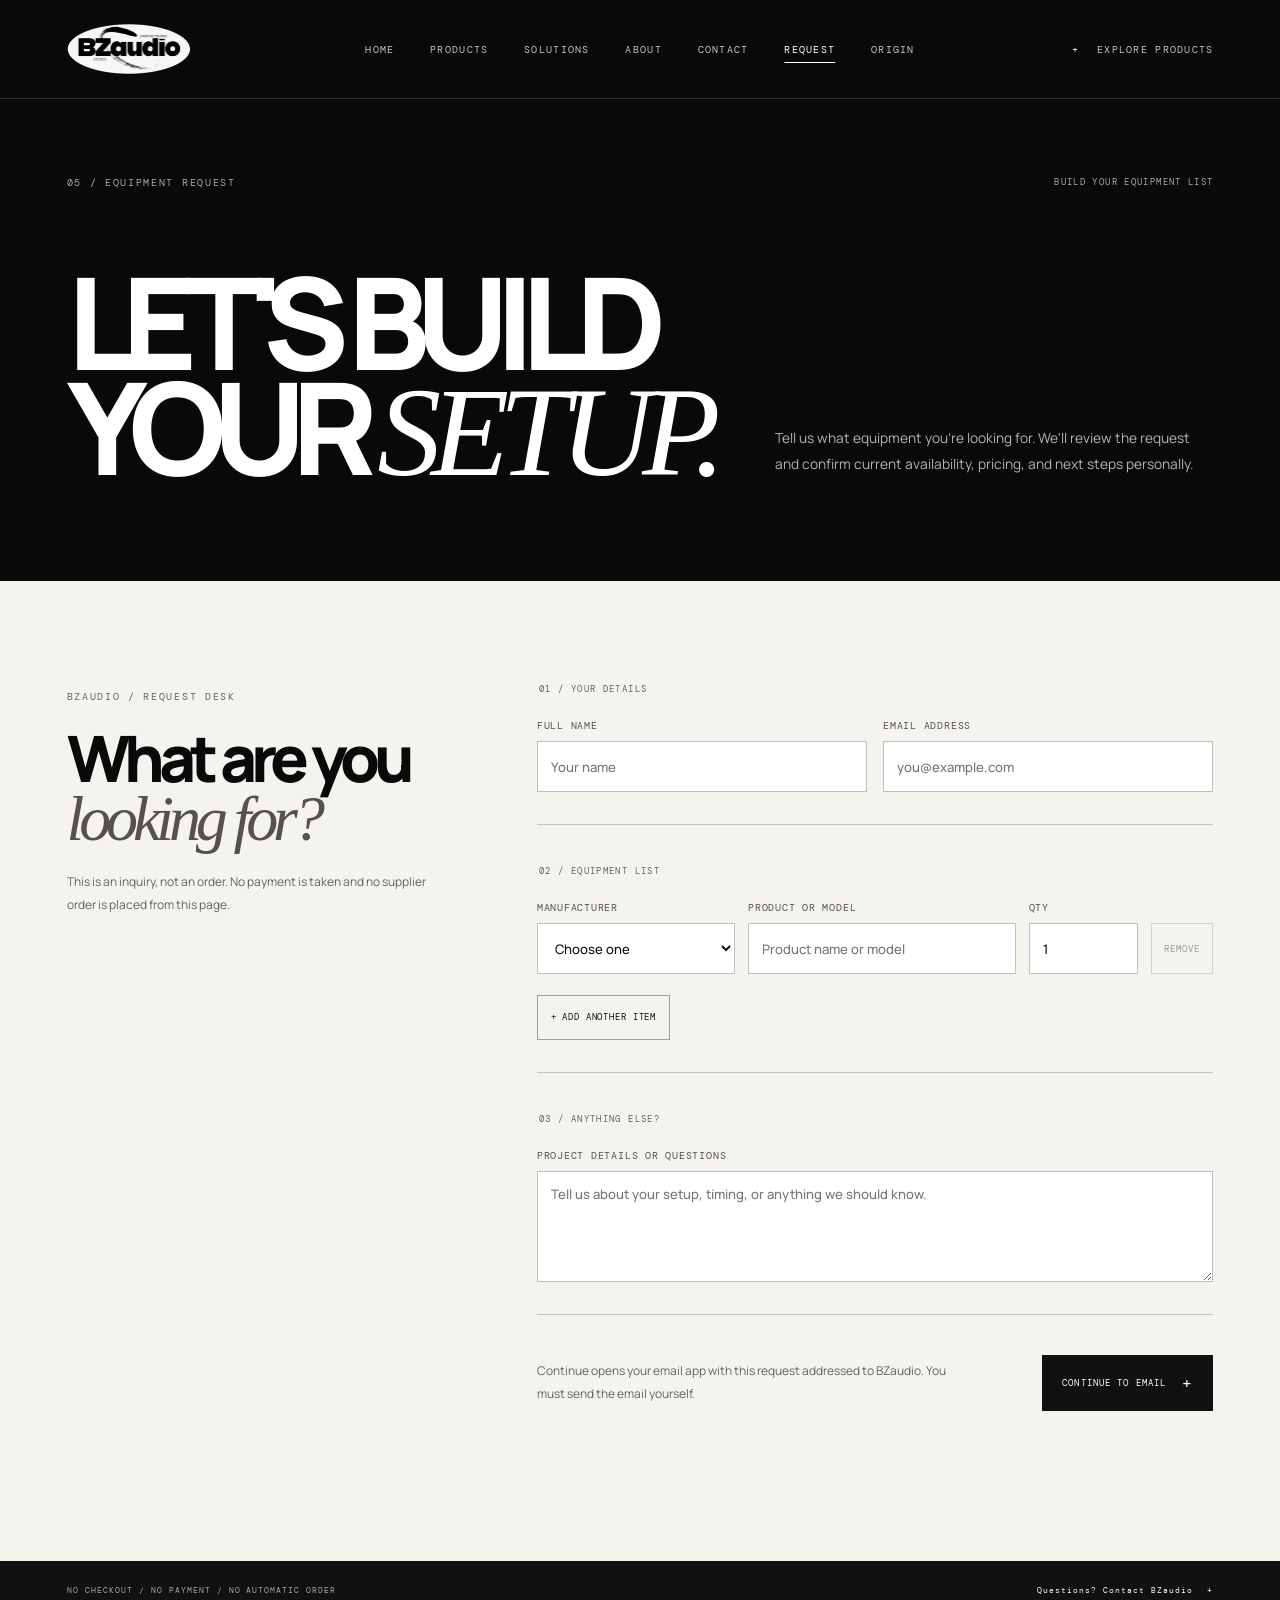
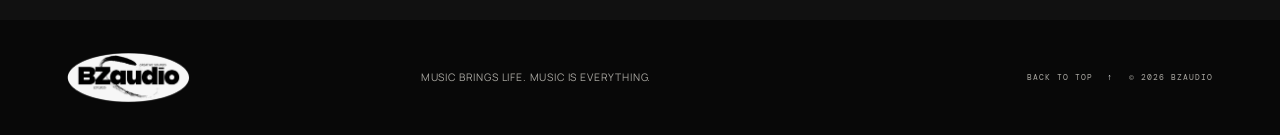
<file: request.html>
<!doctype html>
<html lang="en"><head><meta charset="utf-8"><meta name="viewport" content="width=device-width, initial-scale=1"><meta name="theme-color" content="#090909"><meta name="description" content="Build a BZaudio equipment request. Ask about professional audio products, pricing, and availability."><title>Equipment Request — BZaudio</title><link rel="preconnect" href="https://fonts.googleapis.com"><link rel="preconnect" href="https://fonts.gstatic.com" crossorigin><link href="https://fonts.googleapis.com/css2?family=DM+Mono:wght@400;500&family=Manrope:wght@400;500;600;700;800&display=swap" rel="stylesheet"><link rel="stylesheet" href="styles.css"><script src="script.js" defer></script></head>
<body><a class="skip-link" href="#main">Skip to content</a><header class="site-header"><a class="wordmark" href="index.html" aria-label="BZaudio home"><img src="assets/bzaudio-logo.png" alt="BZaudio"></a><button class="menu-toggle" type="button" aria-expanded="false" aria-controls="primary-navigation"><span class="menu-toggle-label">Menu</span><span class="menu-toggle-icon" aria-hidden="true"><i></i><i></i></span></button><nav class="primary-navigation" id="primary-navigation" aria-label="Main navigation"><a href="index.html">Home</a><a href="products.html">Products</a><a href="solutions.html">Solutions</a><a href="about.html">About</a><a href="contact.html">Contact</a><a href="request.html" aria-current="page">Request</a><a href="origin.html">ORIGIN</a></nav><a class="header-index" href="products.html"><span>+</span> Explore products</a></header>
<main id="main"><section class="request-hero section-shell"><div class="subpage-meta"><span class="eyebrow">05 / EQUIPMENT REQUEST</span><span>BUILD YOUR EQUIPMENT LIST</span></div><div class="request-heading"><h1>LET'S BUILD<br>YOUR <em>SETUP.</em></h1><p>Tell us what equipment you're looking for. We'll review the request and confirm current availability, pricing, and next steps personally.</p></div></section>
<section class="request-section section-shell" aria-labelledby="request-form-title"><div class="request-intro"><span class="eyebrow">BZAUDIO / REQUEST DESK</span><h2 id="request-form-title">What are you<br><em>looking for?</em></h2><p>This is an inquiry, not an order. No payment is taken and no supplier order is placed from this page.</p></div>
<form id="equipment-request-form" class="request-form"><fieldset><legend>01 / YOUR DETAILS</legend><div class="request-fields"><label>Full name<input name="customer-name" autocomplete="name" required maxlength="100" placeholder="Your name"></label><label>Email address<input name="customer-email" type="email" autocomplete="email" required maxlength="254" placeholder="you@example.com"></label></div></fieldset>
<fieldset><legend>02 / EQUIPMENT LIST</legend><div id="request-items" class="request-items"><div class="request-item" data-request-item><label>Manufacturer<select name="manufacturer[]" required><option value="">Choose one</option><option>Allen &amp; Heath</option><option>Yamaha</option><option>Shure</option><option>Other / Not sure</option></select></label><label>Product or model<input name="product[]" required maxlength="140" placeholder="Product name or model"></label><label>Qty<input name="quantity[]" type="number" min="1" max="99" value="1" required></label><button class="request-remove" type="button" disabled>REMOVE</button></div></div><button id="add-request-item" class="request-add" type="button">+ ADD ANOTHER ITEM</button></fieldset>
<fieldset><legend>03 / ANYTHING ELSE?</legend><label class="request-notes">Project details or questions<textarea name="notes" rows="4" maxlength="1500" placeholder="Tell us about your setup, timing, or anything we should know."></textarea></label></fieldset>
<div class="request-submit"><p>Continue opens your email app with this request addressed to BZaudio. You must send the email yourself.</p><button type="submit" class="request-submit-button">CONTINUE TO EMAIL <span aria-hidden="true">+</span></button></div><p id="request-status" class="request-status" role="status" aria-live="polite"></p></form></section><section class="request-footnote section-shell"><span>NO CHECKOUT / NO PAYMENT / NO AUTOMATIC ORDER</span><a href="contact.html">Questions? Contact BZaudio <span>+</span></a></section></main>
<footer class="site-footer"><a class="footer-wordmark" href="index.html" aria-label="BZaudio home"><img src="assets/bzaudio-logo.png" alt="BZaudio"></a><p>MUSIC BRINGS LIFE. MUSIC IS EVERYTHING.</p><a class="back-to-top" href="#main">BACK TO TOP <span>↑</span></a><span class="footer-copyright">© <span id="year">2026</span> BZAUDIO</span></footer></body></html>
</file>
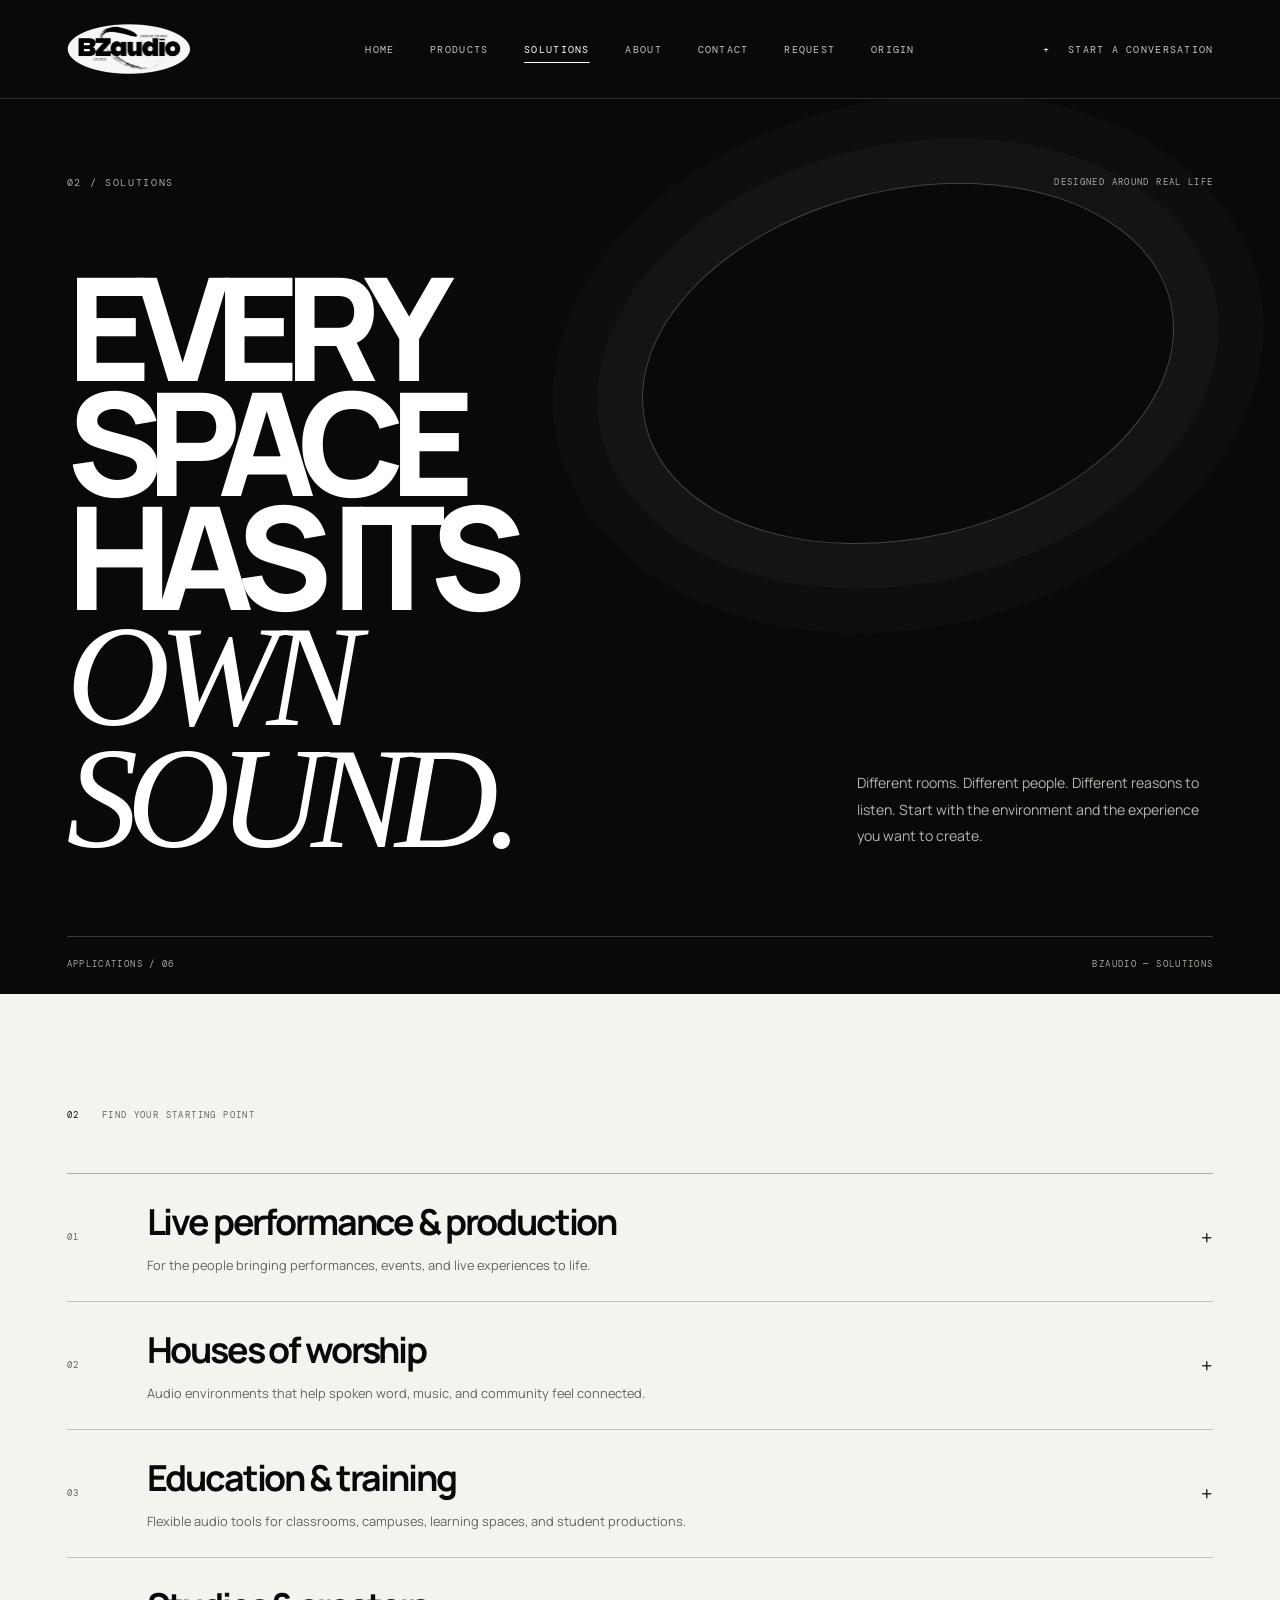
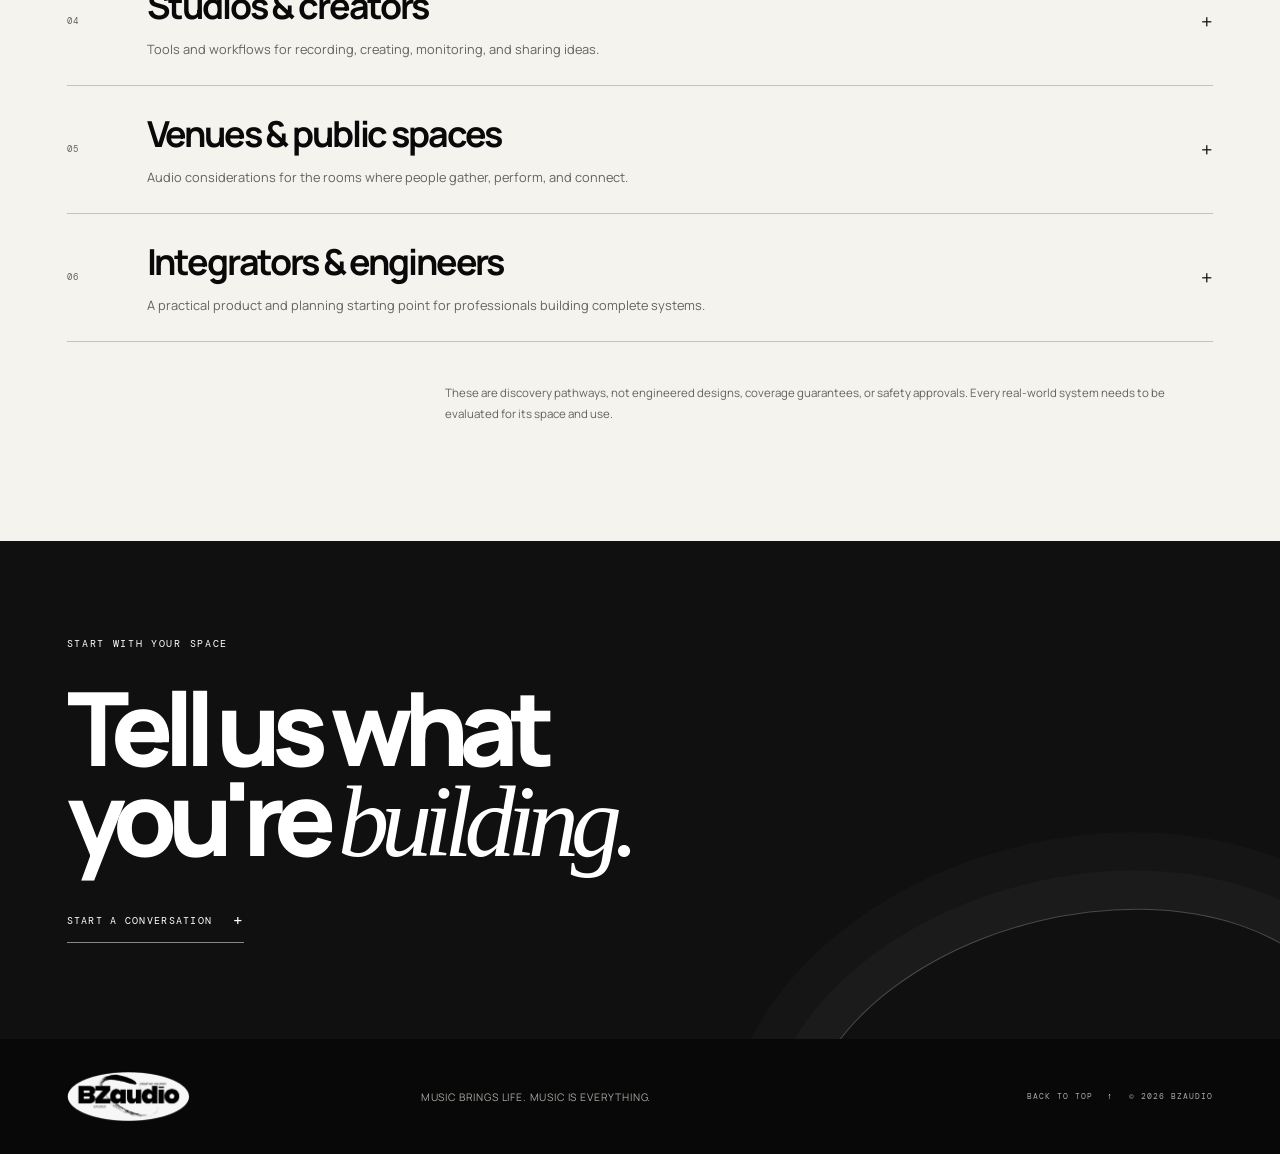
<file: solutions.html>
<!doctype html>
<html lang="en">
<head>
  <meta charset="utf-8">
  <meta name="viewport" content="width=device-width, initial-scale=1">
  <meta name="theme-color" content="#090909">
  <meta name="description" content="Explore BZaudio pathways for live production, houses of worship, education, studios, venues, and audio professionals.">
  <meta property="og:title" content="Solutions — BZaudio">
  <meta property="og:description" content="Different spaces. Different needs. A clearer way forward.">
  <title>Solutions — BZaudio</title>
  <link rel="preconnect" href="https://fonts.googleapis.com">
  <link rel="preconnect" href="https://fonts.gstatic.com" crossorigin>
  <link href="https://fonts.googleapis.com/css2?family=DM+Mono:wght@400;500&family=Manrope:wght@400;500;600;700;800&display=swap" rel="stylesheet">
  <link rel="stylesheet" href="styles.css">
  <script src="script.js" defer></script>
</head>
<body>
  <a class="skip-link" href="#main">Skip to content</a>
  <header class="site-header">
    <a class="wordmark" href="index.html" aria-label="BZaudio home"><img src="assets/bzaudio-logo.png" alt="BZaudio"></a>
    <button class="menu-toggle" type="button" aria-expanded="false" aria-controls="primary-navigation"><span class="menu-toggle-label">Menu</span><span class="menu-toggle-icon" aria-hidden="true"><i></i><i></i></span></button>
    <nav class="primary-navigation" id="primary-navigation" aria-label="Main navigation">
      <a href="index.html">Home</a><a href="products.html">Products</a><a href="solutions.html" aria-current="page">Solutions</a><a href="about.html">About</a><a href="contact.html">Contact</a><a href="request.html">Request</a>
      <a href="origin.html">ORIGIN</a>
    </nav>
    <a class="header-index" href="contact.html"><span>+</span> Start a conversation</a>
  </header>
  <main id="main">
    <section class="subpage-hero section-shell">
      <div class="subpage-meta" data-reveal><span class="eyebrow">02 / SOLUTIONS</span><span>DESIGNED AROUND REAL LIFE</span></div>
      <div class="subpage-heading" data-reveal>
        <h1>EVERY SPACE<br>HAS ITS<br><em>OWN SOUND.</em></h1>
        <p>Different rooms. Different people. Different reasons to listen. Start with the environment and the experience you want to create.</p>
      </div>
      <div class="subpage-foot"><span>APPLICATIONS / 06</span><span>BZAUDIO — SOLUTIONS</span></div>
    </section>
    <section class="solutions section-shell">
      <div class="section-label" data-reveal><span>02</span><span>FIND YOUR STARTING POINT</span></div>
      <div class="solution-list">
        <article class="solution-item" data-reveal><span class="catalog-number">01</span><div><h2>Live performance &amp; production</h2><p>For the people bringing performances, events, and live experiences to life.</p></div><a href="contact.html" aria-label="Ask about live performance and production">+</a></article>
        <article class="solution-item" data-reveal><span class="catalog-number">02</span><div><h2>Houses of worship</h2><p>Audio environments that help spoken word, music, and community feel connected.</p></div><a href="contact.html" aria-label="Ask about houses of worship audio">+</a></article>
        <article class="solution-item" data-reveal><span class="catalog-number">03</span><div><h2>Education &amp; training</h2><p>Flexible audio tools for classrooms, campuses, learning spaces, and student productions.</p></div><a href="contact.html" aria-label="Ask about education audio">+</a></article>
        <article class="solution-item" data-reveal><span class="catalog-number">04</span><div><h2>Studios &amp; creators</h2><p>Tools and workflows for recording, creating, monitoring, and sharing ideas.</p></div><a href="contact.html" aria-label="Ask about studio and creator audio">+</a></article>
        <article class="solution-item" data-reveal><span class="catalog-number">05</span><div><h2>Venues &amp; public spaces</h2><p>Audio considerations for the rooms where people gather, perform, and connect.</p></div><a href="contact.html" aria-label="Ask about venue audio">+</a></article>
        <article class="solution-item" data-reveal><span class="catalog-number">06</span><div><h2>Integrators &amp; engineers</h2><p>A practical product and planning starting point for professionals building complete systems.</p></div><a href="contact.html" aria-label="Ask about professional integration">+</a></article>
      </div>
      <p class="catalog-disclaimer" data-reveal>These are discovery pathways, not engineered designs, coverage guarantees, or safety approvals. Every real-world system needs to be evaluated for its space and use.</p>
    </section>
    <section class="subpage-cta section-shell" data-reveal>
      <p class="eyebrow">START WITH YOUR SPACE</p><h2>Tell us what<br>you're <em>building.</em></h2><a class="cta-link" href="contact.html">Start a conversation <span>+</span></a>
    </section>
  </main>
  <footer class="site-footer"><a class="footer-wordmark" href="index.html" aria-label="BZaudio home"><img src="assets/bzaudio-logo.png" alt="BZaudio"></a><p>MUSIC BRINGS LIFE. MUSIC IS EVERYTHING.</p><a class="back-to-top" href="#main">BACK TO TOP <span>↑</span></a><span class="footer-copyright">© <span id="year">2026</span> BZAUDIO</span></footer>
</body>
</html>
</file>
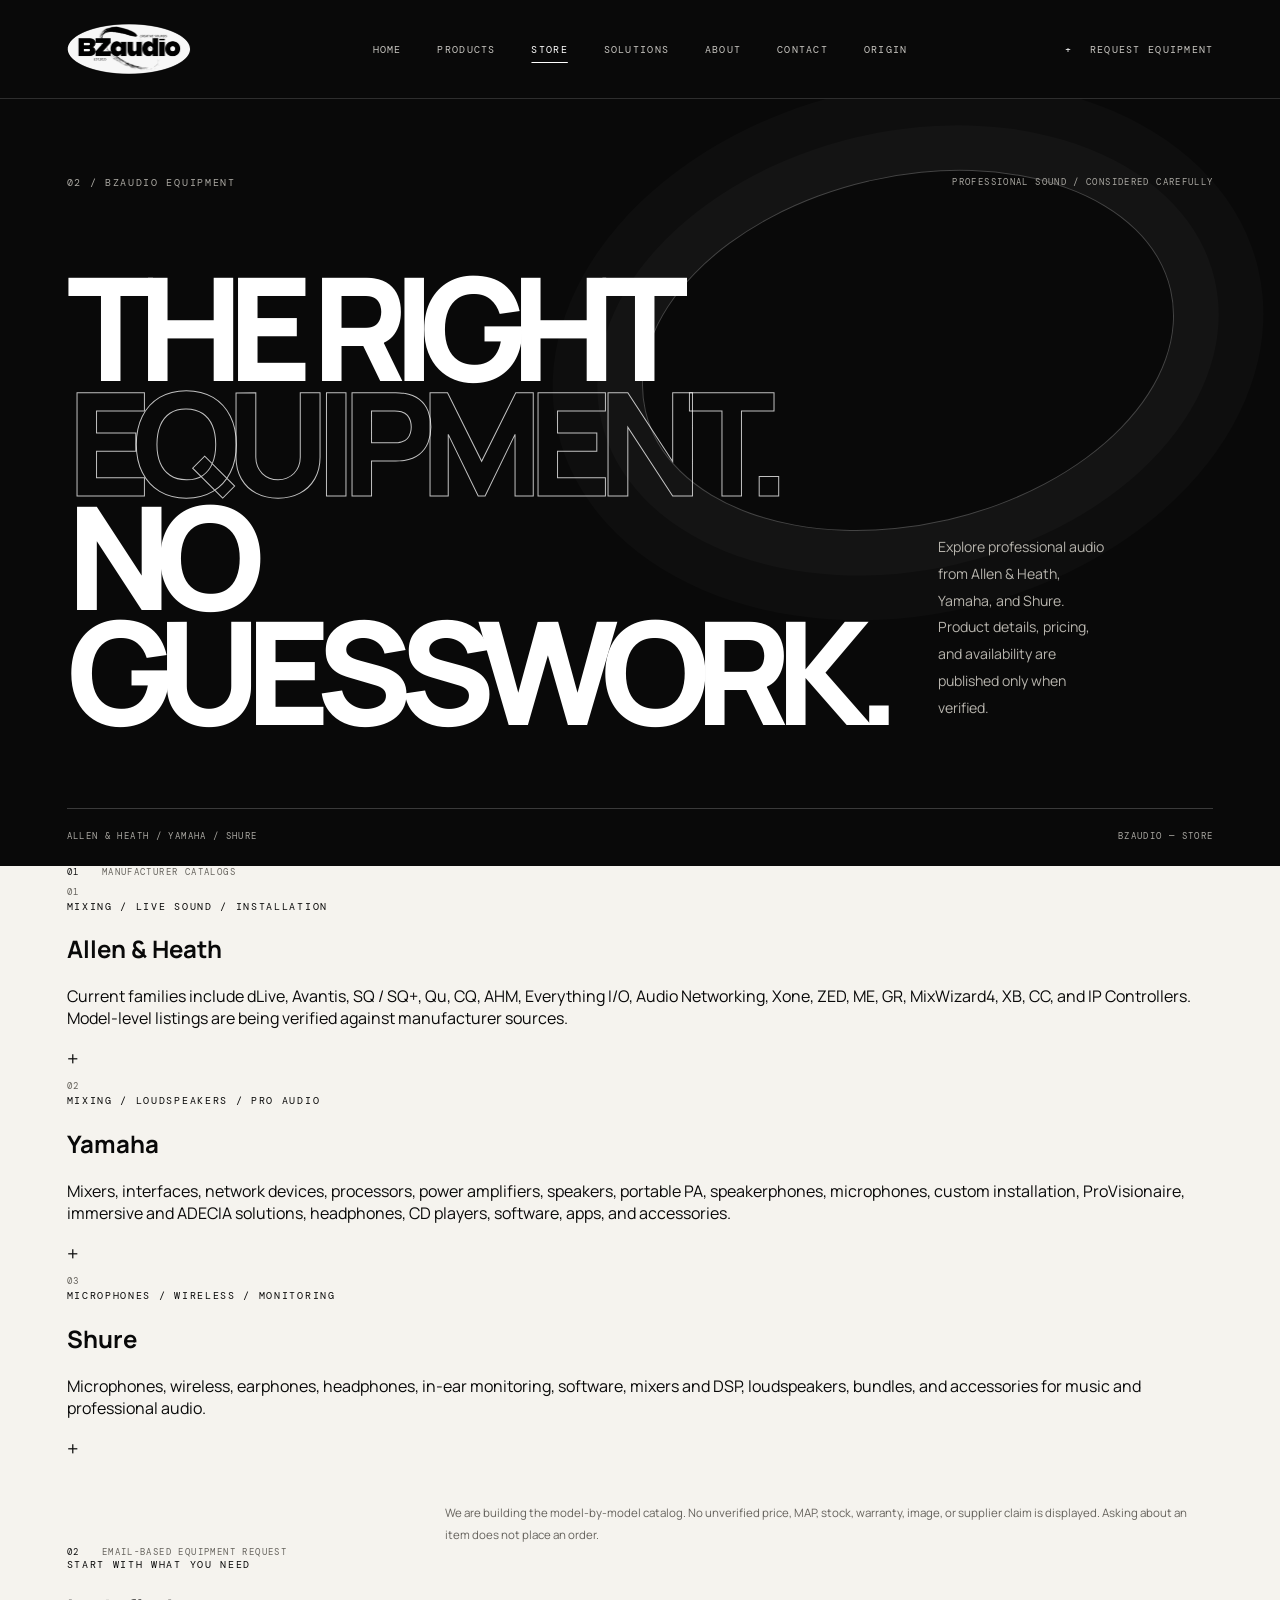
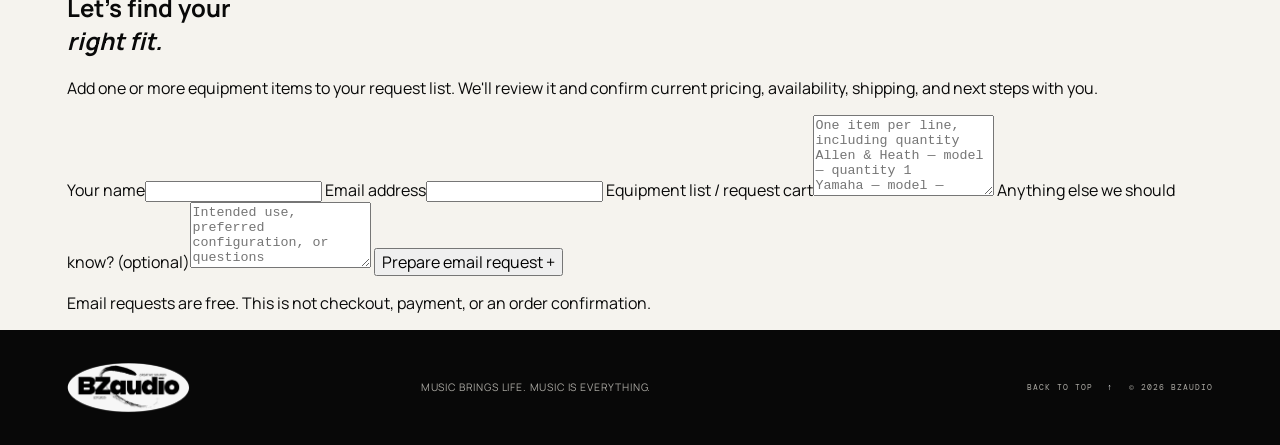
<file: store.html>
<!doctype html>
<html lang="en">
<head>
  <meta charset="utf-8">
  <meta name="viewport" content="width=device-width, initial-scale=1">
  <meta name="theme-color" content="#090909">
  <meta name="description" content="Explore BZaudio's professional audio equipment catalog and request a quote by email.">
  <meta property="og:title" content="Equipment Store — BZaudio">
  <meta property="og:description" content="Professional audio equipment, with product details verified before publication.">
  <title>Equipment Store — BZaudio</title>
  <link rel="preconnect" href="https://fonts.googleapis.com">
  <link rel="preconnect" href="https://fonts.gstatic.com" crossorigin>
  <link href="https://fonts.googleapis.com/css2?family=DM+Mono:wght@400;500&family=Manrope:wght@400;500;600;700;800&display=swap" rel="stylesheet">
  <link rel="stylesheet" href="styles.css">
  <script src="script.js" defer></script>
  <script src="store.js" defer></script>
</head>
<body>
  <a class="skip-link" href="#main">Skip to content</a>
  <header class="site-header">
    <a class="wordmark" href="index.html" aria-label="BZaudio home"><img src="assets/bzaudio-logo.png" alt="BZaudio"></a>
    <button class="menu-toggle" type="button" aria-expanded="false" aria-controls="primary-navigation"><span class="menu-toggle-label">Menu</span><span class="menu-toggle-icon" aria-hidden="true"><i></i><i></i></span></button>
    <nav class="primary-navigation" id="primary-navigation" aria-label="Main navigation">
      <a href="index.html">Home</a><a href="products.html">Products</a><a href="store.html" aria-current="page">Store</a><a href="solutions.html">Solutions</a><a href="about.html">About</a><a href="contact.html">Contact</a>
    <a href="origin.html">ORIGIN</a></nav>
    <a class="header-index" href="#equipment-inquiry"><span>+</span> Request equipment</a>
  </header>
  <main id="main">
    <section class="subpage-hero section-shell store-hero">
      <div class="subpage-meta" data-reveal><span class="eyebrow">02 / BZAUDIO EQUIPMENT</span><span>PROFESSIONAL SOUND / CONSIDERED CAREFULLY</span></div>
      <div class="subpage-heading" data-reveal>
        <h1>THE RIGHT<br><span class="outline-heading">EQUIPMENT.</span><br>NO GUESSWORK.</h1>
        <p>Explore professional audio from Allen &amp; Heath, Yamaha, and Shure. Product details, pricing, and availability are published only when verified.</p>
      </div>
      <div class="subpage-foot"><span>ALLEN &amp; HEATH / YAMAHA / SHURE</span><span>BZAUDIO — STORE</span></div>
    </section>
    <section class="store-brands section-shell" aria-labelledby="store-brands-title">
      <div class="section-label" data-reveal><span>01</span><span id="store-brands-title">MANUFACTURER CATALOGS</span></div>
      <div class="store-brand-list">
        <article class="store-brand-row" data-reveal><span class="catalog-number">01</span><div><p class="eyebrow">MIXING / LIVE SOUND / INSTALLATION</p><h2>Allen &amp; Heath</h2><p>Current families include dLive, Avantis, SQ / SQ+, Qu, CQ, AHM, Everything I/O, Audio Networking, Xone, ZED, ME, GR, MixWizard4, XB, CC, and IP Controllers. Model-level listings are being verified against manufacturer sources.</p></div><a class="catalog-mark" href="#equipment-inquiry" aria-label="Ask about Allen and Heath equipment">+</a></article>
        <article class="store-brand-row" data-reveal><span class="catalog-number">02</span><div><p class="eyebrow">MIXING / LOUDSPEAKERS / PRO AUDIO</p><h2>Yamaha</h2><p>Mixers, interfaces, network devices, processors, power amplifiers, speakers, portable PA, speakerphones, microphones, custom installation, ProVisionaire, immersive and ADECIA solutions, headphones, CD players, software, apps, and accessories.</p></div><a class="catalog-mark" href="#equipment-inquiry" aria-label="Ask about Yamaha equipment">+</a></article>
        <article class="store-brand-row" data-reveal><span class="catalog-number">03</span><div><p class="eyebrow">MICROPHONES / WIRELESS / MONITORING</p><h2>Shure</h2><p>Microphones, wireless, earphones, headphones, in-ear monitoring, software, mixers and DSP, loudspeakers, bundles, and accessories for music and professional audio.</p></div><a class="catalog-mark" href="#equipment-inquiry" aria-label="Ask about Shure equipment">+</a></article>
      </div>
      <p class="catalog-disclaimer" data-reveal>We are building the model-by-model catalog. No unverified price, MAP, stock, warranty, image, or supplier claim is displayed. Asking about an item does not place an order.</p>
    </section>
    <section class="store-inquiry section-shell" id="equipment-inquiry" aria-labelledby="equipment-inquiry-title">
      <div class="section-label" data-reveal><span>02</span><span>EMAIL-BASED EQUIPMENT REQUEST</span></div>
      <div class="store-inquiry-layout">
        <div data-reveal><p class="eyebrow">START WITH WHAT YOU NEED</p><h2 id="equipment-inquiry-title">Let's find your<br><em>right fit.</em></h2><p class="store-inquiry-copy">Add one or more equipment items to your request list. We'll review it and confirm current pricing, availability, shipping, and next steps with you.</p></div>
        <div class="store-form-panel" data-reveal>
          <form id="equipment-inquiry-form">
            <label for="inquiry-name">Your name</label><input id="inquiry-name" name="name" autocomplete="name" required maxlength="100">
            <label for="inquiry-email">Email address</label><input id="inquiry-email" name="email" type="email" autocomplete="email" required maxlength="254">
            <label for="inquiry-items">Equipment list / request cart</label><textarea id="inquiry-items" name="items" rows="5" required maxlength="2500" placeholder="One item per line, including quantity&#10;Allen &amp; Heath — model — quantity 1&#10;Yamaha — model — quantity 2"></textarea>
            <label for="inquiry-notes">Anything else we should know? <span>(optional)</span></label><textarea id="inquiry-notes" name="notes" rows="4" maxlength="1500" placeholder="Intended use, preferred configuration, or questions"></textarea>
            <button class="store-submit" type="submit">Prepare email request <span aria-hidden="true">+</span></button>
          </form>
          <div id="inquiry-result" class="inquiry-result" hidden aria-live="polite">
            <p class="eyebrow">YOUR REQUEST IS READY</p><h3>Review before sending.</h3>
            <p>This opens your own email app with the details filled in. You must press Send in that app. Nothing has been submitted or ordered yet.</p>
            <a id="email-draft-link" class="text-link" href="mailto:benrz101@gmail.com">Open email draft <span aria-hidden="true">+</span></a>
            <button id="edit-inquiry" class="store-edit" type="button">Edit request</button>
          </div>
          <p class="store-form-note">Email requests are free. This is not checkout, payment, or an order confirmation.</p>
        </div>
      </div>
    </section>
  </main>
  <footer class="site-footer"><a class="footer-wordmark" href="index.html" aria-label="BZaudio home"><img src="assets/bzaudio-logo.png" alt="BZaudio"></a><p>MUSIC BRINGS LIFE. MUSIC IS EVERYTHING.</p><a class="back-to-top" href="#main">BACK TO TOP <span>↑</span></a><span class="footer-copyright">© <span id="year">2026</span> BZAUDIO</span></footer>
</body>
</html>
</file>
<file: styles.css>
:root{color-scheme:light;--ink:#090909;--ink-soft:#171717;--paper:#f5f3ee;--white:#fff;--muted:#a6a39c;--muted-dark:#66635d;--line:rgba(9,9,9,.18);--line-light:rgba(255,255,255,.2);--serif:Georgia,'Times New Roman',serif;--sans:'Manrope','Helvetica Neue',sans-serif;--mono:'DM Mono','Courier New',monospace;--page-gutter:clamp(1.25rem,5.2vw,5.5rem);--ease-out:cubic-bezier(.2,.75,.25,1)}
*{box-sizing:border-box}html{scroll-behavior:smooth;scroll-padding-top:6rem}body{margin:0;background:var(--paper);color:var(--ink);font-family:var(--sans);-webkit-font-smoothing:antialiased}a{color:inherit;text-decoration:none}button{font:inherit}::selection{background:#090909;color:#fff}.skip-link{position:fixed;z-index:100;top:1rem;left:1rem;padding:.8rem 1rem;background:#fff;color:#000;transform:translateY(-160%);transition:transform .2s}.skip-link:focus{transform:translateY(0)}:focus-visible{outline:2px solid currentColor;outline-offset:5px}.section-shell{padding-right:var(--page-gutter);padding-left:var(--page-gutter)}
.site-header{position:relative;z-index:20;display:grid;grid-template-columns:1fr auto 1fr;align-items:center;min-height:6.2rem;padding:.55rem var(--page-gutter);background:#090909;color:#fff;border-bottom:1px solid rgba(255,255,255,.15)}.wordmark{display:inline-flex;align-items:center;width:7.8rem;max-width:100%}.wordmark img{display:block;width:100%;max-width:100%;height:auto;object-fit:contain;object-position:center}.primary-navigation{display:flex;align-items:center;gap:clamp(1.2rem,2.8vw,2.8rem)}.primary-navigation a,.header-index{color:#c7c5c0;font:.61rem var(--mono);letter-spacing:.13em;text-transform:uppercase;transition:color .2s}.primary-navigation a:hover,.primary-navigation a[aria-current=page],.header-index:hover{color:#fff}.primary-navigation a[aria-current=page]{text-decoration:underline;text-underline-offset:.55rem}.header-index{justify-self:end}.header-index span{margin-right:.65rem;color:#fff}.menu-toggle{display:none}
.hero,.subpage-hero,.contact-hero{position:relative;overflow:hidden;isolation:isolate;background:#090909;color:#fff}.hero{min-height:min(850px,calc(100svh - 6.2rem));padding-top:clamp(2.3rem,4vw,4rem);padding-bottom:1.6rem}.hero:before{position:absolute;z-index:-1;inset:0;background:radial-gradient(ellipse at 78% 46%,rgba(255,255,255,.075),transparent 35%);content:""}.hero-meta,.hero-foot,.subpage-meta,.subpage-foot{display:flex;align-items:center;justify-content:space-between;gap:1.5rem;color:#aaa8a2;font:.57rem var(--mono);letter-spacing:.15em;text-transform:uppercase}.eyebrow{margin:0;color:inherit;font:.62rem var(--mono);letter-spacing:.17em;text-transform:uppercase}.status-dot{display:inline-block;width:.42rem;height:.42rem;margin-right:.65rem;border-radius:50%;background:#fff}.hero-grid{display:grid;grid-template-columns:minmax(0,1.05fr) minmax(340px,.95fr);align-items:center;gap:clamp(1.5rem,4vw,4rem);min-height:620px;max-width:1600px;margin:0 auto}.hero-copy{position:relative;z-index:2;padding:1.4rem 0}.hero-kicker{margin:0 0 1.3rem .25rem;color:#b7b4ad;font:.62rem var(--mono);letter-spacing:.17em;text-transform:uppercase}.hero h1{margin:0;font-size:clamp(4.8rem,9.5vw,10.2rem);font-weight:800;letter-spacing:-.105em;line-height:.82}.hero h1 em,.subpage-heading h1 em,.contact-heading h1 em,.closing h2 em,.subpage-cta h2 em{color:#fff;font-family:var(--serif);font-weight:400;letter-spacing:-.08em}.hero-bottomline{display:flex;align-items:center;justify-content:space-between;gap:2rem;max-width:530px;margin:clamp(2rem,4vw,3.5rem) 0 0 .25rem}.hero-bottomline p{margin:0;color:#b7b4ad;font-size:clamp(.85rem,1.1vw,1rem);line-height:1.9}.round-link{display:grid;flex:0 0 auto;width:3.4rem;height:3.4rem;place-items:center;border:1px solid rgba(255,255,255,.6);border-radius:50%;color:#fff;font-size:1.3rem;transition:.25s}.round-link:hover{transform:translate(3px,3px);background:#fff;color:#000}.hero-logo-stage{position:relative;display:grid;min-height:440px;place-items:center;isolation:isolate}.hero-logo-stage:before,.hero-logo-stage:after{position:absolute;z-index:-1;width:94%;aspect-ratio:1.55;border:1px solid rgba(255,255,255,.22);border-radius:50%;content:"";transform:rotate(-12deg)}.hero-logo-stage:after{width:108%;border-color:rgba(255,255,255,.1);transform:rotate(8deg)}.hero-logo-stage img{display:block;width:min(100%,590px);max-width:100%;height:auto;object-fit:contain;object-position:center;filter:drop-shadow(0 28px 35px rgba(0,0,0,.32))}.hero-logo-caption{position:absolute;right:3%;bottom:2%;color:#aaa8a2;font:.54rem var(--mono);letter-spacing:.18em}.hero-foot{padding-top:1.2rem;border-top:1px solid rgba(255,255,255,.2)}.hero-foot-right{display:flex;align-items:center;gap:.8rem}.hero-foot-right i{display:inline-block;width:3rem;height:1px;background:#fff}
.intro{position:relative;display:grid;grid-template-columns:.7fr 1.3fr;min-height:570px;padding:clamp(5rem,10vw,9rem) var(--page-gutter);overflow:hidden;background:var(--paper);color:var(--ink)}.section-label{display:flex;gap:1.4rem;color:var(--muted-dark);font:.58rem var(--mono);letter-spacing:.15em;text-transform:uppercase}.section-label span:first-child{color:#111}.intro-content{position:relative;z-index:1;max-width:850px}.intro-content .eyebrow{color:#5e5b55}.intro-content h2,.principles-heading h2,.closing h2{margin:1.5rem 0 0;font-size:clamp(3.3rem,7vw,7rem);font-weight:800;letter-spacing:-.09em;line-height:.94}.intro-content h2 em{color:#55514b;font-family:var(--serif);font-weight:400}.intro-detail{display:grid;grid-template-columns:1fr 1fr;gap:2rem;max-width:690px;margin:3rem 0 0 auto}.intro-detail p{margin:0;color:#5f5c56;font-size:.83rem;line-height:1.9}.intro-mark{position:absolute;right:-1rem;bottom:-7rem;color:rgba(0,0,0,.035);font-size:clamp(13rem,27vw,28rem);font-weight:800;letter-spacing:-.14em;line-height:1}
.principles{padding:clamp(5rem,9vw,8rem) var(--page-gutter);background:#111;color:#fff}.principles .section-label,.principles-heading .eyebrow{color:#aaa8a2}.principles-heading{max-width:850px;margin:4rem 0 4.5rem 19%}.principles-heading h2{font-size:clamp(3.2rem,6.6vw,6.5rem)}.principles-heading h2 span{color:#aaa8a2}.principle-list{margin-left:19%;border-top:1px solid rgba(255,255,255,.2)}.principle-row{display:grid;grid-template-columns:.35fr 1.2fr 1.15fr 2rem;gap:1.5rem;align-items:center;min-height:125px;border-bottom:1px solid rgba(255,255,255,.2)}.principle-number{align-self:start;padding-top:2.15rem;color:#aaa8a2;font:.58rem var(--mono)}.principle-row h3{margin:0;font-size:clamp(1rem,1.7vw,1.55rem);font-weight:650;letter-spacing:-.045em}.principle-row p{max-width:360px;margin:0;color:#aaa8a2;font-size:.72rem;line-height:1.8}.principle-mark,.principle-arrow{display:grid;width:1.65rem;height:1.65rem;place-items:center;border:1px solid rgba(255,255,255,.6);border-radius:50%;color:#fff;font:.9rem var(--mono);transition:.25s}.principle-row:hover .principle-mark,.principle-row:hover .principle-arrow{transform:rotate(90deg);background:#fff;color:#000}
.closing{position:relative;display:flex;min-height:520px;align-items:center;justify-content:space-between;overflow:hidden;padding:0 var(--page-gutter);background:var(--paper);color:var(--ink)}.closing-copy{position:relative;z-index:1;padding:6rem 0}.closing .eyebrow{color:#5f5c56}.closing h2{font-size:clamp(3.5rem,7.5vw,7.2rem)}.closing h2 em{color:#55514b}.closing-orbit{position:absolute;top:50%;right:11%;width:min(38vw,470px);aspect-ratio:1;transform:translateY(-50%)}.closing-orbit span{position:absolute;inset:0;border:1px solid rgba(0,0,0,.18);border-radius:50%;animation:orbit-turn 42s linear infinite}.closing-orbit span:nth-child(2){inset:12%;border-style:dashed;animation-duration:28s;animation-direction:reverse}.closing-orbit span:nth-child(3){inset:25%;border-color:rgba(0,0,0,.3)}.closing-orbit:after{position:absolute;top:50%;left:50%;width:8px;height:8px;border-radius:50%;background:#111;content:"";transform:translate(-50%,-50%)}.closing-index{position:absolute;right:var(--page-gutter);bottom:2.3rem;display:flex;gap:2rem;color:#6a6761;font:.53rem var(--mono);letter-spacing:.15em}
.site-footer{display:grid;grid-template-columns:1fr 1fr 1fr auto;align-items:center;gap:1rem;min-height:115px;padding:1.2rem var(--page-gutter);background:#080808;color:#fff}.footer-wordmark{display:inline-flex;align-items:center;width:7.7rem;max-width:100%}.footer-wordmark img{display:block;width:100%;max-width:100%;height:auto;object-fit:contain;object-position:center}.site-footer p{margin:0;color:#aaa8a2;font-size:.65rem;letter-spacing:.08em}.back-to-top,.footer-copyright{color:#aaa8a2;font:.53rem var(--mono);letter-spacing:.12em}.back-to-top{justify-self:end}.back-to-top span{margin-left:.5rem;color:#fff}.footer-copyright{justify-self:end}
.subpage-hero{display:flex;min-height:min(720px,calc(100svh - 6.2rem));flex-direction:column;justify-content:space-between;padding:clamp(3rem,6vw,6rem) var(--page-gutter) 1.5rem}.subpage-hero:before{position:absolute;z-index:-1;top:10%;right:8%;width:min(42vw,570px);aspect-ratio:1.55;border:1px solid rgba(255,255,255,.24);border-radius:50%;box-shadow:0 0 0 3.5vw rgba(255,255,255,.025),0 0 0 7vw rgba(255,255,255,.018);content:"";transform:rotate(-13deg)}.subpage-meta,.subpage-foot{position:relative;z-index:1}.subpage-heading{display:grid;grid-template-columns:1.35fr .65fr;align-items:end;gap:4vw;width:100%;max-width:1500px;margin:auto;padding:5rem 0}.subpage-heading h1,.contact-heading h1{margin:0;font-size:clamp(4.8rem,11.2vw,11rem);font-weight:800;letter-spacing:-.105em;line-height:.8}.subpage-heading h1 em,.contact-heading h1 em{color:#fff}.outline-heading{color:transparent;-webkit-text-stroke:1px rgba(255,255,255,.75)}.subpage-heading>p,.contact-heading>p{max-width:25rem;margin:0 0 .4rem;color:#b7b4ad;font-size:.88rem;line-height:1.9}.subpage-foot{padding-top:1.3rem;border-top:1px solid rgba(255,255,255,.2)}
.catalog,.solutions{padding:clamp(5rem,9vw,8rem) var(--page-gutter);background:var(--paper);color:var(--ink)}.catalog .section-label,.solutions .section-label{color:#66635d}.catalog-list,.solution-list{margin-top:3.2rem;border-top:1px solid rgba(0,0,0,.3)}.catalog-row,.solution-item{display:grid;grid-template-columns:3.5rem minmax(0,1fr) auto;align-items:center;gap:1.5rem;min-height:8rem;padding:1.4rem 0;border-bottom:1px solid rgba(0,0,0,.2);transition:padding .3s,background .3s}.catalog-row:hover,.solution-item:hover{padding-right:1rem;padding-left:1rem;background:rgba(0,0,0,.035)}.catalog-number{color:#66635d;font:.58rem var(--mono);letter-spacing:.14em}.catalog-row h2,.solution-item h2{margin:0 0 .55rem;font-size:clamp(1.4rem,2.8vw,2.5rem);font-weight:700;letter-spacing:-.06em}.catalog-row p,.solution-item p{max-width:35rem;margin:0;color:#66635d;font-size:.8rem;line-height:1.8}.catalog-mark,.solution-item>a{color:#111;font-size:1.25rem;transition:transform .25s}.catalog-row:hover .catalog-mark,.solution-item:hover>a{transform:translate(4px,-4px)}.catalog-disclaimer{max-width:48rem;margin:2.5rem 0 0 auto;color:#66635d;font-size:.72rem;line-height:1.9}
.subpage-cta{position:relative;min-height:460px;padding:6rem var(--page-gutter);overflow:hidden;background:#101010;color:#fff}.subpage-cta:after{position:absolute;right:-5rem;bottom:-15rem;width:min(48vw,560px);aspect-ratio:1.55;border:1px solid rgba(255,255,255,.24);border-radius:50%;box-shadow:0 0 0 3vw rgba(255,255,255,.025),0 0 0 6vw rgba(255,255,255,.018);content:"";transform:rotate(-14deg)}.subpage-cta h2{position:relative;z-index:1;margin:2rem 0 1.5rem;font-size:clamp(3.5rem,8vw,7.5rem);font-weight:800;letter-spacing:-.09em;line-height:.88}.cta-link{position:relative;z-index:1;display:inline-flex;align-items:center;gap:1.3rem;margin-top:1.2rem;padding-bottom:.7rem;border-bottom:1px solid rgba(255,255,255,.5);font:.62rem var(--mono);letter-spacing:.13em;text-transform:uppercase}.cta-link span{color:#fff;font-size:1rem;transition:transform .25s}.cta-link:hover span{transform:translate(4px,-4px)}.cta-description{position:relative;z-index:1;max-width:30rem;color:#b7b4ad;font-size:.8rem;line-height:1.9}
.about-belief{display:grid;grid-template-columns:.65fr 1.35fr;gap:4vw;padding:clamp(5rem,10vw,9rem) var(--page-gutter);background:var(--paper);color:var(--ink)}.about-belief .section-label{color:#66635d}.about-belief-copy h2{margin:0 0 2rem;font-size:clamp(3.7rem,8vw,8rem);font-weight:800;letter-spacing:-.09em;line-height:.84}.about-belief-copy h2 em{color:#55514b}.about-belief-copy p{max-width:38rem;margin:0 0 0 auto;color:#5f5c56;font-size:.88rem;line-height:1.95}.about-standards{padding:clamp(5rem,9vw,8rem) var(--page-gutter);background:#111;color:#fff}.about-standards .section-label{color:#aaa8a2}.about-standards-heading{margin:4rem 0 3rem 19%}.about-standards-heading h2{margin:1.4rem 0 0;font-size:clamp(3.2rem,7vw,6.8rem);font-weight:800;letter-spacing:-.09em;line-height:.86}.about-standards-heading h2 em{color:#aaa8a2}.standard-grid{display:grid;grid-template-columns:repeat(2,minmax(0,1fr));margin-left:19%;border-top:1px solid rgba(255,255,255,.2);border-left:1px solid rgba(255,255,255,.2)}.standard-grid article{min-height:13rem;padding:1.8rem;border-right:1px solid rgba(255,255,255,.2);border-bottom:1px solid rgba(255,255,255,.2)}.standard-grid article>span{color:#aaa8a2;font:.54rem var(--mono);letter-spacing:.14em}.standard-grid h3{margin:1.5rem 0 .65rem;font-size:1.35rem;letter-spacing:-.05em}.standard-grid p{max-width:25rem;margin:0;color:#b7b4ad;font-size:.75rem;line-height:1.85}
.contact-hero{min-height:min(850px,calc(100svh - 6.2rem));padding:clamp(3rem,6vw,6rem) var(--page-gutter) 4rem}.contact-heading{display:grid;grid-template-columns:1.3fr .7fr;align-items:end;gap:4vw;padding:5rem 0 4rem}.contact-heading h1{font-size:clamp(4.5rem,10vw,9.5rem)}.contact-panel{display:grid;grid-template-columns:.8fr 1.5fr .6fr;align-items:center;gap:2rem;max-width:1000px;margin-left:auto;padding:2.2rem;border:1px solid rgba(255,255,255,.3);background:rgba(255,255,255,.045)}.contact-panel-index,.contact-panel-status{color:#aaa8a2;font:.55rem var(--mono);letter-spacing:.13em}.contact-panel h2{margin:0 0 .7rem;font-size:1.5rem;letter-spacing:-.05em}.contact-panel p{max-width:32rem;margin:0 0 1.2rem;color:#b7b4ad;font-size:.78rem;line-height:1.8}.text-link{display:inline-flex;align-items:center;gap:1rem;padding-bottom:.45rem;border-bottom:1px solid rgba(255,255,255,.5);font-size:.9rem}.text-link span{font-size:1.1rem}.contact-panel-status{justify-self:end}
.js [data-reveal]{opacity:0;transform:translate3d(0,24px,0);transition:opacity .8s var(--ease-out),transform .8s var(--ease-out)}.js [data-reveal].is-visible{opacity:1;transform:translate3d(0,0,0)}@keyframes orbit-turn{to{transform:rotate(360deg)}}
@media(max-width:980px){.site-header{grid-template-columns:1fr auto;min-height:5.6rem}.primary-navigation{position:absolute;top:100%;right:0;left:0;display:none;align-items:stretch;gap:0;padding:.6rem var(--page-gutter) 1.2rem;border-bottom:1px solid rgba(255,255,255,.2);background:#090909}.primary-navigation.is-open{display:flex;flex-direction:column}.primary-navigation a{padding:1rem 0;border-bottom:1px solid rgba(255,255,255,.2)}.header-index{display:none}.menu-toggle{display:flex;align-items:center;gap:1rem;padding:.7rem 0 .7rem .7rem;border:0;background:none;color:#fff;cursor:pointer}.menu-toggle-label{color:#b7b4ad;font:.6rem var(--mono);letter-spacing:.14em;text-transform:uppercase}.menu-toggle-icon{display:grid;gap:5px;width:20px}.menu-toggle-icon i{display:block;height:1px;background:#fff;transition:transform .25s}.menu-toggle[aria-expanded=true] .menu-toggle-icon i:first-child{transform:translateY(3px) rotate(45deg)}.menu-toggle[aria-expanded=true] .menu-toggle-icon i:last-child{transform:translateY(-3px) rotate(-45deg)}.hero{min-height:auto}.hero-grid{grid-template-columns:1fr .9fr;min-height:570px}.hero h1{font-size:clamp(4.7rem,11vw,8rem)}.hero-logo-stage{min-height:360px}.principles-heading,.principle-list,.about-standards-heading,.standard-grid{margin-left:8%}}
@media(max-width:680px){:root{--page-gutter:1.2rem}.site-header{min-height:4.8rem}.wordmark{width:6.4rem}.hero{padding-top:2rem}.hero-meta,.hero-foot,.subpage-meta,.subpage-foot{font-size:.48rem;letter-spacing:.1em}.hero-edition{max-width:8rem;text-align:right;line-height:1.6}.hero-grid{grid-template-columns:1fr;min-height:auto;gap:.5rem}.hero-copy{padding:3rem 0 0}.hero h1{font-size:clamp(4rem,16vw,6.4rem);line-height:.86}.hero-bottomline{align-items:flex-end;gap:1rem;margin-top:1.8rem}.hero-bottomline p{font-size:.82rem;line-height:1.75}.round-link{width:2.8rem;height:2.8rem}.hero-logo-stage{min-height:270px;margin:.3rem 0 1rem}.hero-logo-stage img{width:min(100%,440px)}.hero-logo-caption{right:0;bottom:0;font-size:.45rem}.hero-foot{gap:.8rem}.hero-foot-right{gap:.4rem}.hero-foot-right i{width:1.2rem}.intro,.about-belief{grid-template-columns:1fr;gap:3rem;padding-top:5rem;padding-bottom:5rem}.intro-content h2,.principles-heading h2,.closing h2{font-size:clamp(3.2rem,13vw,5.5rem)}.intro-detail{grid-template-columns:1fr;gap:1.2rem;margin-top:2rem}.principles,.about-standards{padding-top:5rem;padding-bottom:5rem}.principles-heading,.about-standards-heading{margin:3rem 0 2.5rem}.principle-list,.standard-grid{margin-left:0}.principle-row{grid-template-columns:2rem 1fr 1.6rem;gap:.8rem;padding:1.4rem 0}.principle-row h3{font-size:1.05rem}.principle-row p{grid-column:2/3;font-size:.72rem}.principle-number{padding-top:.2rem}.closing{min-height:430px}.closing-copy{padding:5rem 0}.closing-orbit{right:-18%;width:62vw;opacity:.55}.closing-index{right:var(--page-gutter);bottom:1.3rem;gap:.8rem;font-size:.44rem}.site-footer{grid-template-columns:1fr 1fr;gap:1.2rem;padding-top:1.5rem;padding-bottom:1.5rem}.footer-wordmark{width:6.8rem}.site-footer p{grid-column:1/-1;grid-row:2;font-size:.6rem}.back-to-top,.footer-copyright{justify-self:end}.subpage-hero{min-height:570px;padding-top:2.5rem}.subpage-hero:before{top:25%;right:-22%;width:78vw}.subpage-heading{grid-template-columns:1fr;gap:2rem;padding:4rem 0}.subpage-heading h1,.contact-heading h1{font-size:clamp(4rem,16vw,6.8rem)}.subpage-heading>p,.contact-heading>p{max-width:27rem;font-size:.82rem}.catalog,.solutions{padding-top:4rem;padding-bottom:4rem}.catalog-list,.solution-list{margin-top:2rem}.catalog-row,.solution-item{grid-template-columns:2rem minmax(0,1fr) auto;gap:.8rem;min-height:7rem}.catalog-row h2,.solution-item h2{font-size:1.3rem}.catalog-row p,.solution-item p{font-size:.72rem}.subpage-cta{min-height:390px;padding-top:4rem;padding-bottom:4rem}.subpage-cta:after{right:-40%;width:85vw}.about-belief-copy h2{font-size:clamp(3.5rem,14vw,6rem)}.about-belief-copy p{margin-left:0;font-size:.82rem}.about-standards-heading h2{font-size:clamp(3rem,12vw,5.5rem)}.standard-grid{grid-template-columns:1fr}.standard-grid article{min-height:10rem;padding:1.4rem}.contact-hero{min-height:auto;padding-top:2.5rem;padding-bottom:3rem}.contact-heading{grid-template-columns:1fr;gap:2rem;padding:4rem 0 3rem}.contact-panel{grid-template-columns:1fr;gap:1.2rem;padding:1.5rem}.contact-panel-status{justify-self:start}}
@media(prefers-reduced-motion:reduce){html{scroll-behavior:auto}*,*::before,*::after{animation-duration:.01ms!important;animation-iteration-count:1!important;transition-duration:.01ms!important}.js [data-reveal]{opacity:1;transform:none}}
/* ORIGIN gateway */
.origin-body{min-height:100svh;background:#090909;color:#fff}
.origin-page{min-height:calc(100svh - 10rem);padding:0 var(--page-gutter);background:#090909}
.origin-gateway{position:relative;display:flex;min-height:calc(100svh - 10rem);flex-direction:column;justify-content:center;overflow:hidden;padding:clamp(2rem,6vw,6rem) 0}
.origin-index{position:absolute;top:2rem;right:0;left:0;display:flex;justify-content:space-between;color:#aaa8a2;font:.55rem var(--mono);letter-spacing:.16em}
.origin-gateway h1{position:relative;z-index:1;margin:0;font-size:clamp(5.5rem,19vw,19rem);font-weight:800;letter-spacing:-.12em;line-height:.78}
.origin-entry{position:relative;z-index:2;display:flex;align-items:center;gap:2rem;margin:clamp(2rem,5vw,4.5rem) 0 0 auto}
.origin-login{display:inline-flex;align-items:center;gap:1.5rem;padding:1rem 1.4rem;border:1px solid rgba(255,255,255,.75);color:#fff;font:.7rem var(--mono);letter-spacing:.16em}
.origin-login span{font-size:1rem}
.origin-entry p{margin:0;color:#aaa8a2;font:.52rem var(--mono);letter-spacing:.13em}
.origin-orbit{position:absolute;top:48%;right:8%;width:min(50vw,680px);aspect-ratio:1;pointer-events:none;transform:translateY(-50%)}
.origin-orbit i{position:absolute;inset:0;border:1px solid rgba(255,255,255,.14);border-radius:50%;transform:scaleX(1.35) rotate(-22deg)}
.origin-orbit i:nth-child(2){inset:12%;border-color:rgba(255,255,255,.1);transform:scaleX(1.35) rotate(28deg)}
.origin-orbit i:nth-child(3){inset:28%;border-color:rgba(255,255,255,.08);transform:scaleX(1.35) rotate(5deg)}
.origin-footer{display:flex;align-items:center;justify-content:space-between;gap:1rem;min-height:4rem;padding:1rem var(--page-gutter);border-top:1px solid rgba(255,255,255,.15);background:#090909;color:#aaa8a2;font:.52rem var(--mono);letter-spacing:.13em}
.origin-footer a{color:#fff}
.origin-footer a:last-child span{margin-left:.5rem}
@media(max-width:680px){.origin-page,.origin-gateway{min-height:calc(100svh - 9rem)}.origin-gateway{justify-content:center}.origin-index{top:1.5rem;font-size:.45rem}.origin-gateway h1{font-size:clamp(4.4rem,18vw,7rem);letter-spacing:-.11em}.origin-entry{align-items:flex-start;flex-direction:column;gap:1rem;margin:2rem 0 0}.origin-orbit{top:44%;right:-28%;width:90vw;opacity:.75}.origin-footer{font-size:.43rem;letter-spacing:.08em}}

/* Equipment request builder */
.request-hero{padding-top:clamp(3rem,6vw,6rem);padding-bottom:2rem;background:#090909;color:#fff}.request-heading{display:grid;grid-template-columns:1.2fr .8fr;align-items:end;gap:4vw;padding:5rem 0 4rem}.request-heading h1{margin:0;font-size:clamp(4.2rem,10vw,10rem);font-weight:800;letter-spacing:-.105em;line-height:.82}.request-heading h1 em,.request-intro h2 em{font-family:var(--serif);font-weight:400;letter-spacing:-.08em}.request-heading>p{max-width:27rem;margin:0 0 .5rem;color:#b7b4ad;font-size:.86rem;line-height:1.9}
.request-section{display:grid;grid-template-columns:.72fr 1.28fr;gap:7vw;padding-top:clamp(4rem,8vw,7rem);padding-bottom:clamp(4rem,8vw,7rem);background:var(--paper)}.request-intro{position:sticky;top:2rem;align-self:start}.request-intro .eyebrow{color:#66635d}.request-intro h2{margin:1.5rem 0;font-size:clamp(2.8rem,5vw,5rem);font-weight:800;letter-spacing:-.09em;line-height:.9}.request-intro h2 em{color:#55514b}.request-intro p,.request-submit p{max-width:26rem;color:#66635d;font-size:.75rem;line-height:1.9}
.request-form fieldset{min-width:0;margin:0 0 2.5rem;padding:0 0 2rem;border:0;border-bottom:1px solid rgba(0,0,0,.2)}.request-form legend{width:100%;margin-bottom:1.5rem;color:#66635d;font:.58rem var(--mono);letter-spacing:.15em}.request-fields{display:grid;grid-template-columns:1fr 1fr;gap:1rem}.request-form label{display:flex;min-width:0;flex-direction:column;gap:.55rem;color:#55514b;font:.6rem var(--mono);letter-spacing:.08em;text-transform:uppercase}.request-form input,.request-form select,.request-form textarea{width:100%;min-height:3.2rem;padding:.8rem;border:1px solid rgba(0,0,0,.25);border-radius:0;background:#fff;color:#111;font:500 .82rem var(--sans);letter-spacing:0;text-transform:none}.request-form textarea{resize:vertical;line-height:1.6}.request-form input:focus,.request-form select:focus,.request-form textarea:focus{outline:2px solid #111;outline-offset:2px}.request-item{display:grid;grid-template-columns:1fr 1.35fr .55fr auto;align-items:end;gap:.8rem;margin-bottom:1rem}.request-remove,.request-add{min-height:3.2rem;padding:.8rem;border:1px solid rgba(0,0,0,.35);background:transparent;color:#111;font:.54rem var(--mono);letter-spacing:.1em;cursor:pointer}.request-remove:disabled,.request-add:disabled{opacity:.4;cursor:not-allowed}.request-add{min-height:2.8rem;margin-top:.3rem}.request-submit{display:flex;align-items:center;justify-content:space-between;gap:1.5rem}.request-submit p{margin:0}.request-submit-button{display:inline-flex;flex:0 0 auto;align-items:center;gap:1rem;min-height:3.5rem;padding:1rem 1.2rem;border:1px solid #111;background:#111;color:#fff;font:.58rem var(--mono);letter-spacing:.12em;cursor:pointer}.request-submit-button:hover{background:#333}.request-submit-button span{font-size:1rem}.request-status{min-height:1.5rem;color:#333;font-size:.72rem;line-height:1.7}.request-footnote{display:flex;align-items:center;justify-content:space-between;gap:1rem;padding-top:1.5rem;padding-bottom:1.5rem;background:#111;color:#aaa8a2;font:.52rem var(--mono);letter-spacing:.12em}.request-footnote a{color:#fff}.request-footnote a span{margin-left:.5rem}
@media(max-width:980px){.request-section{grid-template-columns:1fr;gap:2rem}.request-intro{position:static}.request-intro h2 br{display:none}}@media(max-width:680px){.request-heading{grid-template-columns:1fr;gap:2rem;padding:4rem 0 3rem}.request-heading h1{font-size:clamp(3.8rem,15vw,6.5rem)}.request-section{padding-top:3.5rem;padding-bottom:3.5rem}.request-fields{grid-template-columns:1fr}.request-item{grid-template-columns:1fr 1fr;gap:.8rem}.request-item label:nth-child(2){grid-column:1/-1;grid-row:2}.request-remove{grid-column:2;grid-row:1;justify-self:end;min-height:2.5rem}.request-submit{align-items:stretch;flex-direction:column}.request-submit-button{justify-content:center}.request-footnote{align-items:flex-start;flex-direction:column;font-size:.46rem}}

/* Manufacturer range directory */
.manufacturer-catalog{padding-top:clamp(4rem,8vw,7rem);padding-bottom:clamp(4rem,8vw,7rem);background:#eae7e0;color:#090909}.manufacturer-intro{max-width:46rem;margin:2rem 0 3rem auto;color:#66635d;font-size:.82rem;line-height:1.9}.manufacturer-block{margin:0 0 3rem;border-top:1px solid rgba(0,0,0,.35)}.manufacturer-block>header{display:flex;align-items:center;justify-content:space-between;gap:1rem;padding:1.2rem 0;color:#55514b;font:.57rem var(--mono);letter-spacing:.13em}.manufacturer-block>header a{color:#111}.manufacturer-block>header a span{margin-left:.6rem}.manufacturer-items{display:grid;grid-template-columns:repeat(2,minmax(0,1fr));border-top:1px solid rgba(0,0,0,.18)}.manufacturer-items>a{display:flex;align-items:center;justify-content:space-between;gap:1rem;min-height:4.2rem;padding:.9rem 1rem;border-right:1px solid rgba(0,0,0,.16);border-bottom:1px solid rgba(0,0,0,.16);transition:background .2s}.manufacturer-items>a:hover{background:rgba(0,0,0,.045)}.manufacturer-items>a>span{font-size:.9rem;font-weight:700;letter-spacing:-.035em}.manufacturer-items small{flex:0 0 auto;color:#66635d;font:.48rem var(--mono);letter-spacing:.1em}.manufacturer-items small b{margin-left:.4rem;color:#111;font-size:.8rem}
@media(max-width:680px){.manufacturer-intro{margin:1.5rem 0 2rem;font-size:.75rem}.manufacturer-items{grid-template-columns:1fr}.manufacturer-items>a{min-height:3.8rem}.manufacturer-block>header{align-items:flex-start;flex-direction:column}}

/* PROJECT ORIGIN public gateway */
.project-origin-page{background:var(--paper);color:var(--ink)}
.project-origin-hero{position:relative;display:flex;min-height:min(760px,calc(100svh - 6.2rem));flex-direction:column;justify-content:space-between;overflow:hidden;isolation:isolate;padding:clamp(2rem,5vw,5rem) var(--page-gutter) 1.5rem;background:#090909;color:#fff}
.project-origin-meta,.project-origin-bottom,.project-origin-label{display:flex;justify-content:space-between;gap:1.5rem;color:#aaa8a2;font:.56rem var(--mono);letter-spacing:.15em;text-transform:uppercase}
.project-origin-heading{position:relative;z-index:1;max-width:1450px;margin:auto 0;padding:5rem 0}
.project-origin-kicker,.project-origin-page .eyebrow{margin:0 0 1.4rem;color:#aaa8a2;font:.59rem var(--mono);letter-spacing:.16em;text-transform:uppercase}
.project-origin-heading h1{max-width:1250px;margin:0;font-size:clamp(4.2rem,12.4vw,12rem);font-weight:800;letter-spacing:-.105em;line-height:.8}
.project-origin-heading h1 em,.project-origin-copy h2 em,.project-origin-founder-copy h2 em{font-family:var(--serif);font-weight:400;letter-spacing:-.09em}
.project-origin-intro{max-width:36rem;margin:2.5rem 0 0 .4rem;color:#c1beb8;font-size:clamp(.9rem,1.35vw,1.08rem);line-height:1.9}
.project-origin-orbit{position:absolute;z-index:-1;top:50%;right:4%;width:min(43vw,570px);aspect-ratio:1;transform:translateY(-50%)}
.project-origin-orbit i{position:absolute;inset:0;border:1px solid rgba(255,255,255,.19);border-radius:50%;transform:rotate(-17deg) scaleX(1.28)}
.project-origin-orbit i:nth-child(2){inset:12%;border-style:dashed;transform:rotate(22deg) scaleX(1.25)}
.project-origin-orbit i:nth-child(3){inset:27%;border-color:rgba(255,255,255,.3);transform:rotate(-8deg) scaleX(1.2)}
.project-origin-bottom{padding-top:1.1rem;border-top:1px solid rgba(255,255,255,.2)}
.project-origin-about,.project-origin-founder,.project-origin-access{display:grid;grid-template-columns:.65fr 1.35fr;gap:4vw;padding:clamp(5rem,10vw,9rem) var(--page-gutter)}
.project-origin-label{align-items:flex-start;justify-content:flex-start;flex-direction:column;color:#66635d}
.project-origin-label span:first-child{color:#111}
.project-origin-copy,.project-origin-founder-copy,.project-origin-access-copy{max-width:900px}
.project-origin-copy h2,.project-origin-founder-copy h2,.project-origin-access-copy h2{margin:0 0 2rem;font-size:clamp(3rem,6.8vw,6.7rem);font-weight:800;letter-spacing:-.09em;line-height:.94}
.project-origin-copy h2 em,.project-origin-founder-copy h2 em{color:#5b5751}
.project-origin-copy>p:not(.eyebrow),.project-origin-founder-copy>p:not(.eyebrow),.project-origin-access-copy>p:not(.eyebrow){max-width:43rem;margin:0 0 1.25rem;color:#5f5c56;font-size:.86rem;line-height:1.95}
.project-origin-note,.project-origin-disclaimer{margin-top:2rem!important;padding-top:1.2rem;border-top:1px solid rgba(0,0,0,.2);font:.58rem var(--mono)!important;letter-spacing:.08em;text-transform:uppercase}
.project-origin-founder{background:#111;color:#fff}
.project-origin-founder .project-origin-label,.project-origin-founder .project-origin-founder-copy .eyebrow{color:#aaa8a2}
.project-origin-founder .project-origin-label span:first-child{color:#fff}
.project-origin-founder-copy h2 em{color:#aaa8a2}
.project-origin-founder-copy>p:not(.eyebrow){color:#b7b4ad}
.project-origin-card{display:flex;grid-column:2;flex-direction:column;gap:1.2rem;width:min(100%,520px);min-height:250px;margin:1rem 0 0;padding:2rem;border:1px solid rgba(255,255,255,.38);background:linear-gradient(135deg,#242424,#080808 62%);box-shadow:0 24px 65px rgba(0,0,0,.28);color:#d8d5ce;font:.55rem var(--mono);letter-spacing:.14em}
.project-origin-card strong{margin:auto 0 .3rem;font:800 clamp(2rem,4vw,3.2rem) var(--sans);letter-spacing:-.08em}
.project-origin-card-line{width:100%;height:1px;background:rgba(255,255,255,.28)}
.project-origin-card-mark{align-self:flex-end;color:#fff}
.project-origin-access{background:#f5f3ee}
.project-origin-access-copy h2{max-width:800px}
.project-origin-actions{display:flex;flex-wrap:wrap;gap:1rem;margin-top:2.2rem}
.project-origin-disabled{display:inline-flex;align-items:center;justify-content:space-between;gap:1.5rem;min-height:3.2rem;padding:.9rem 1rem;border:1px solid rgba(0,0,0,.3);color:#77736c;font:.54rem var(--mono);letter-spacing:.1em}
.project-origin-disabled span{color:#111;font-size:1rem}
@media(max-width:680px){
 .project-origin-hero{min-height:650px}
 .project-origin-heading{padding:4rem 0}
 .project-origin-heading h1{font-size:clamp(3.7rem,16vw,7rem);line-height:.84}
 .project-origin-orbit{top:46%;right:-35%;width:85vw;opacity:.7}
 .project-origin-meta,.project-origin-bottom{font-size:.48rem;letter-spacing:.1em}
 .project-origin-about,.project-origin-founder,.project-origin-access{grid-template-columns:1fr;gap:2.5rem;padding-top:4.5rem;padding-bottom:4.5rem}
 .project-origin-label{flex-direction:row;justify-content:space-between}
 .project-origin-copy h2,.project-origin-founder-copy h2,.project-origin-access-copy h2{font-size:clamp(3rem,12vw,5rem)}
 .project-origin-card{grid-column:1;min-height:220px}
 .project-origin-actions{flex-direction:column;align-items:stretch}
 .project-origin-disabled{width:100%;font-size:.5rem}
}
@media(prefers-reduced-motion:reduce){
 .project-origin-orbit i{transform:none}
}

/* PROJECT ORIGIN live account experience */
.origin-account-panel{max-width:760px;margin-top:2rem;padding:clamp(1.2rem,3vw,2rem);border:1px solid rgba(0,0,0,.24);background:#fff}
.origin-account-panel h3{margin:1.8rem 0 1rem;font:.65rem var(--mono);letter-spacing:.13em}
.origin-account-panel [hidden]{display:none!important}
.origin-status{min-height:1.5rem;margin:0 0 1rem;color:#333;font-size:.78rem;line-height:1.7}
.origin-status[data-state=error]{color:#9a1c1c}
.origin-form{display:grid;gap:1rem;margin:1rem 0 2rem}
.origin-form label{display:grid;gap:.45rem;color:#333;font-size:.75rem}
.origin-form label span{display:inline;color:#777}
.origin-form input,.origin-form textarea,.origin-form select{width:100%;min-height:2.8rem;padding:.75rem;border:1px solid #aaa;background:#fff;color:#111;font:inherit}
.origin-form input[type=checkbox]{width:1.1rem;min-height:1.1rem}
.origin-form button,.origin-account-heading button,.origin-admin-actions button{min-height:2.8rem;padding:.75rem 1rem;border:1px solid #111;background:#111;color:#fff;font:.57rem var(--mono);letter-spacing:.1em;cursor:pointer}
.origin-form button:hover,.origin-account-heading button:hover,.origin-admin-actions button:hover{background:#333}
.origin-form-actions,.origin-account-heading,.origin-admin-actions{display:flex;flex-wrap:wrap;gap:.7rem;align-items:center}
.origin-form-actions button+button,.origin-admin-actions button+button{background:#fff;color:#111}
.origin-account-heading{justify-content:space-between;border-bottom:1px solid #ddd;padding-bottom:1rem;font-size:.75rem}
.origin-admin-item,.origin-content-card{margin:1rem 0;padding:1rem;border:1px solid #ddd;background:#fafafa}
.origin-admin-item h3,.origin-content-card h3{margin:.2rem 0 .7rem}
.origin-admin-item p,.origin-content-card p{font-size:.78rem;line-height:1.8;overflow-wrap:anywhere}
@media(max-width:680px){.origin-account-panel{padding:1rem}.origin-form-actions{align-items:stretch;flex-direction:column}.origin-form-actions button{width:100%}}
</file>
